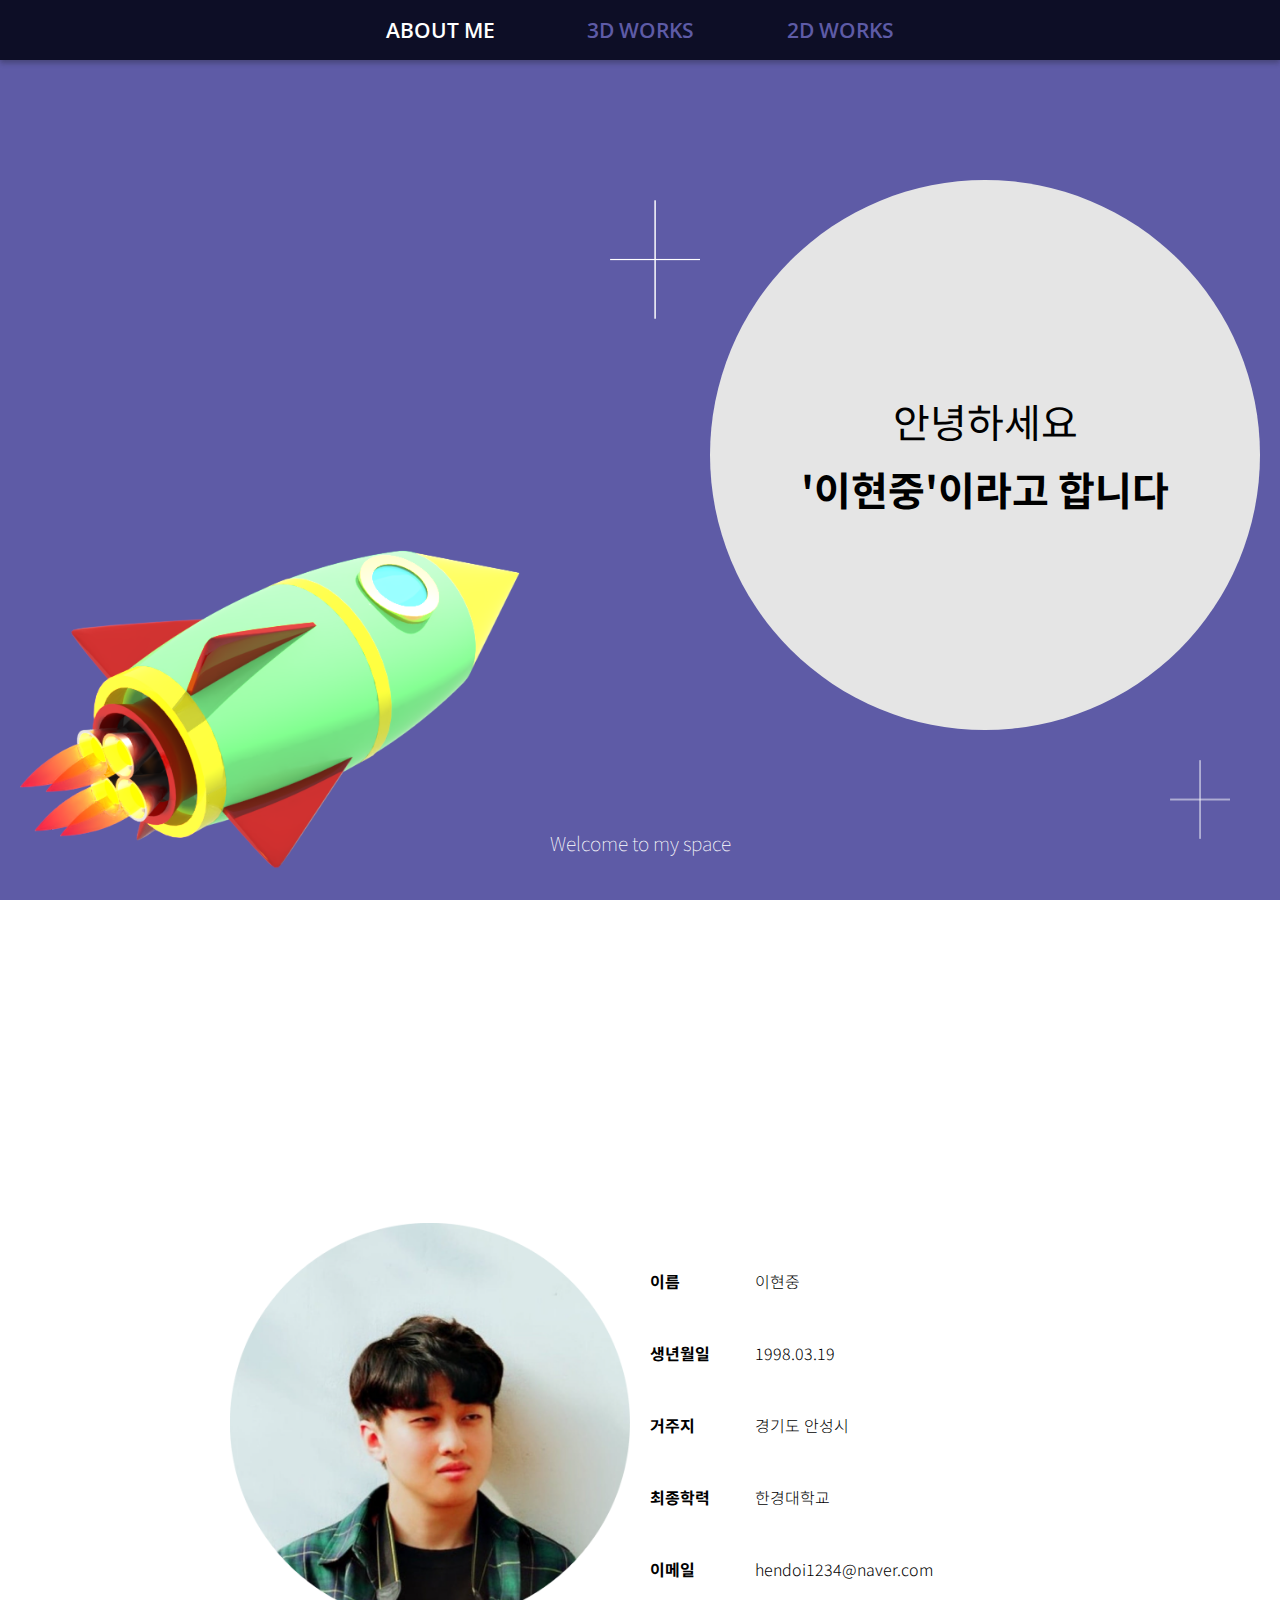
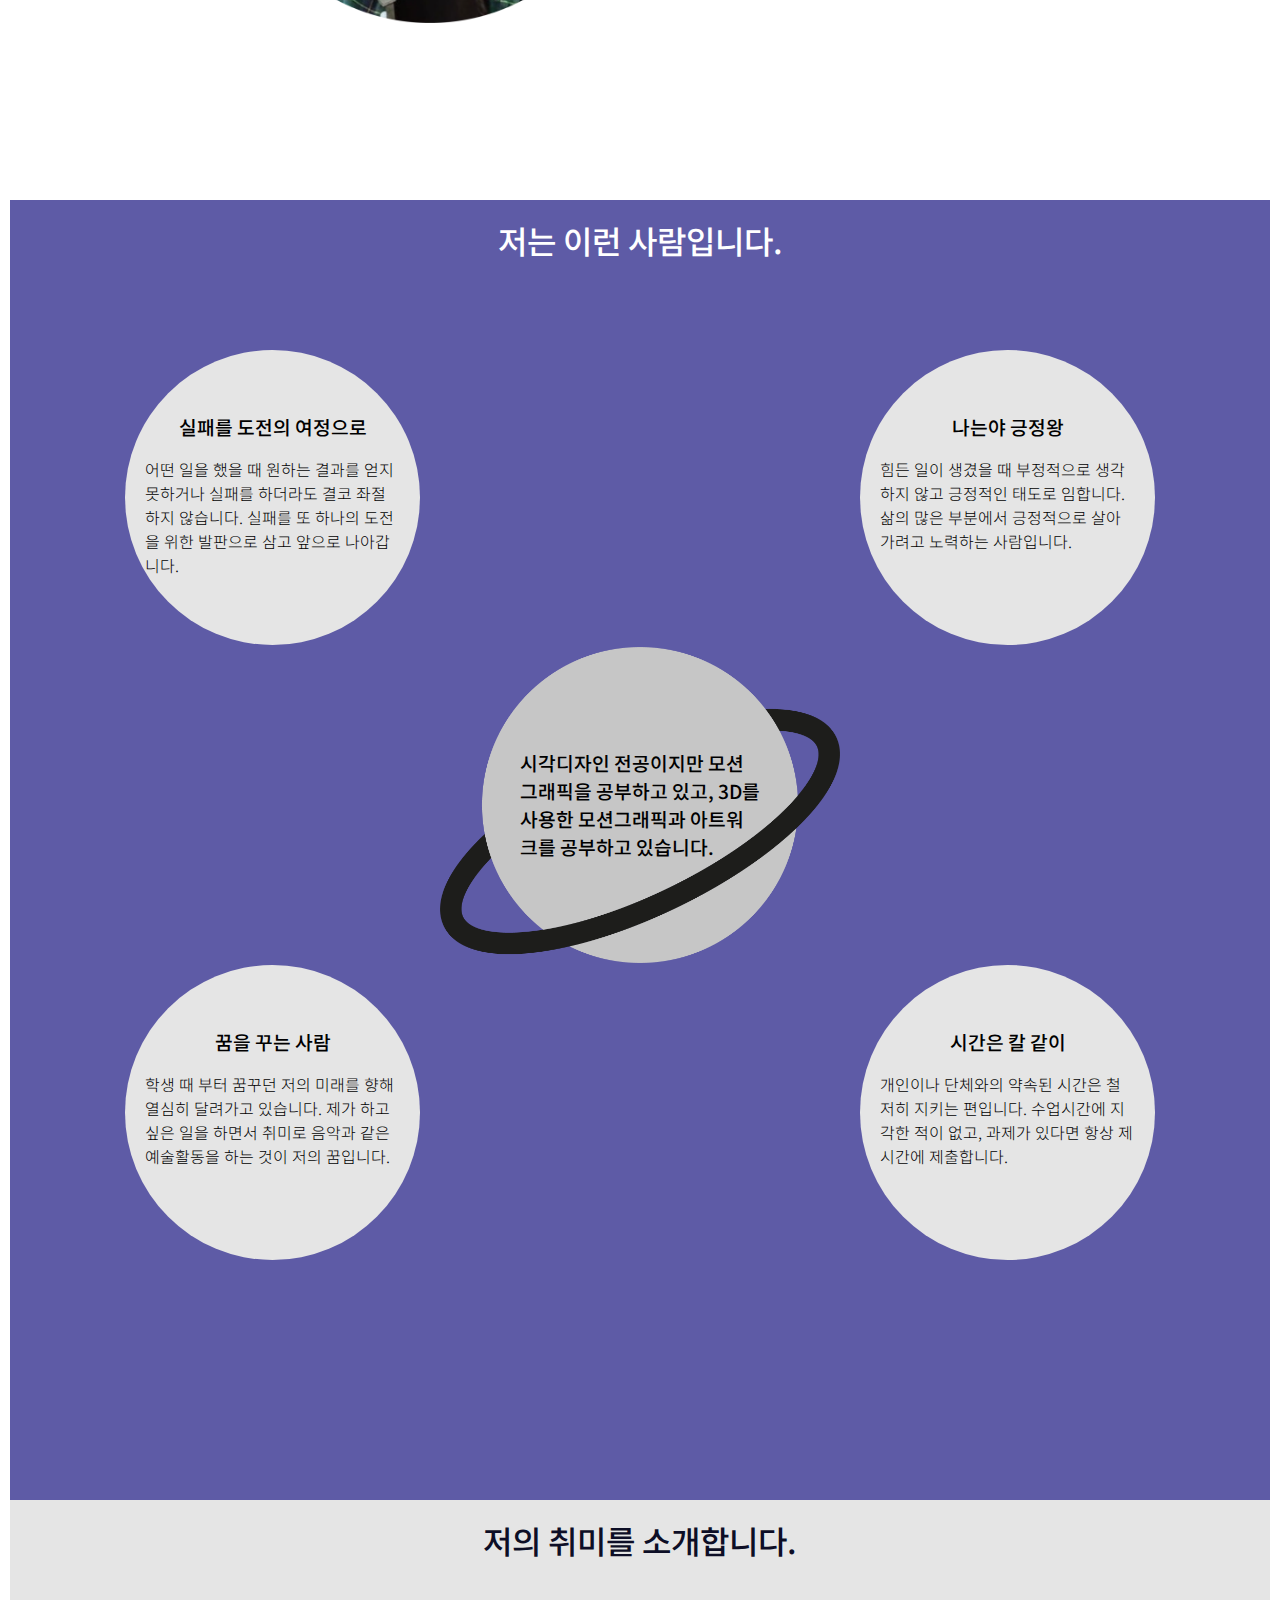
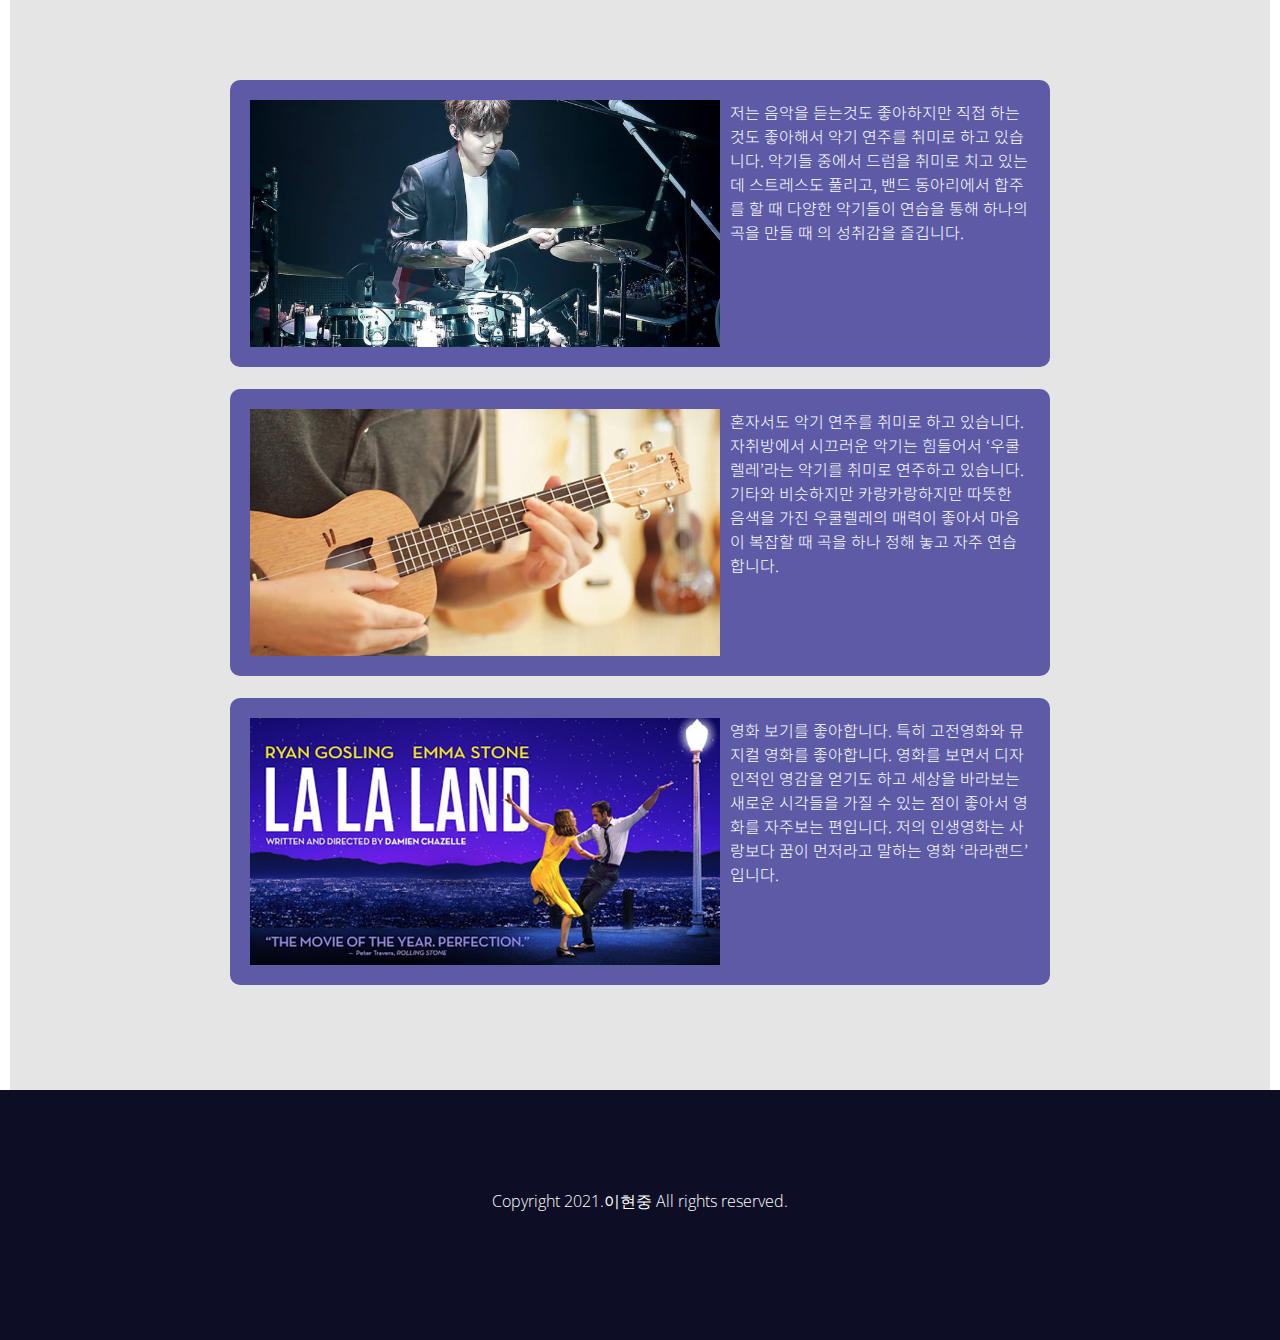
<file: index.html>
<!DOCTYPE html>
<html lang="en">

<head>
    <meta charset="UTF-8">
    <meta http-equiv="X-UA-Compatible" content="IE=edge">
    <meta name="viewport" content="width=device-width, initial-scale=1.0">
    <title>Main</title>
    <link rel="stylesheet" href="style.css">
</head>

<body>
    <header>
        <nav id="menuBar">
            <ul>
                <li id="menu01">ABOUT ME</li>
                <li id="menu02"><a href="3Dlist.html">3D WORKS</a></li>
                <li id="menu03"><a href="2Dlist.html">2D WORKS</a></li>
            </ul>
        </nav>
    </header>
    <div id="contents">
        <div id="content01">
            <div id="content01-1">
                <div id="rocket"><img src="img/rocket.png" style="width: 100%;"></div>
                <div id="moon">
                    <p style="margin: 5px;">안녕하세요</p>
                    <p style="margin: 5px; font-weight: 700;">'이현중'이라고 합니다</p>
                </div>
                <div id="star01">
                    <img src="img/star-01.png" style="width: 45%;">
                </div>
                <div id="star02">
                    <img src="img/star-01.png" style="width: 30%;">
                </div>
                <div id="welcome">
                    <p
                        style="color: white; font-family: 'Noto Sans KR', sans-serif; font-size: 1.2rem; font-weight: 100; position: relative; top: 810px;">
                        Welcome to my space</p>
                </div>
            </div>
        </div>
        <div id="content02">
            <div id="row">
                <div class="col-1"></div>
                <div class="col-1"></div>
                <div class="col-1"></div>
                <div class="col-1"></div>
                <div class="col-1"></div>
                <div class="col-1"></div>
                <div class="col-1"></div>
                <div class="col-1"></div>
                <div class="col-1"></div>
                <div class="col-1"></div>
                <div class="col-1"></div>
                <div class="col-1"></div>
            </div>
            <div id="row1">
                <div class="col-2"></div>
                <div class="col-4">
                    <div id="profile"><img src="img/profile.png" width="100%" height="auto"></div>
                </div>
                <div class="col-1">
                    <div id="profileinfo">
                        <p style="margin: 0px;">이름</p>
                        <br><br>
                        <p style="margin: 0px;">생년월일</p>
                        <br><br>
                        <p style="margin: 0px;">거주지</p>
                        <br><br>
                        <p style="margin: 0px;">최종학력</p>
                        <br><br>
                        <p style="margin: 0px;">이메일</p>
                    </div>
                </div>
                <div class="col-5">
                    <div id="profileinfo2">
                        <p style="margin: 0px;">이현중</p>
                        <br><br>
                        <p style="margin: 0px;">1998.03.19</p>
                        <br><br>
                        <p style="margin: 0px;">경기도 안성시</p>
                        <br><br>
                        <p style="margin: 0px;">한경대학교</p>
                        <br><br>
                        <p style="margin: 0px;">hendoi1234@naver.com</p>
                    </div>
                </div>
            </div>
        </div>
        <div id="content03">
            <div id="row2">
                <div class="col-12">
                    <div id="imtitle">
                        <p
                            style="font-family: 'Noto Sans KR', sans-serif; font-weight: 500; font-size: 2rem; margin: 0px; color: white;">
                            저는 이런
                            사람입니다.</p>
                    </div>
                </div>
            </div>
            <div id="row3">
                <div class="col-1"></div>
                <div class="col-3">
                    <div id="satellite01">
                        <h1
                            style="font-size: 1.2rem;font-family: 'Noto Sans KR', sans-serif;font-weight: 500;position: relative;top: 30px;">
                            실패를 도전의
                            여정으로</h1>
                        <h2
                            style="font-size: 1rem;font-family: 'Noto Sans KR', sans-serif;font-weight: 300;position: relative;top: 20px;">
                            어떤 일을 했을 때 원하는 결과를 얻지 못하거나 실패를 하더라도 결코 좌절하지 않습니다. 실패를 또 하나의 도전을 위한 발판으로 삼고 앞으로 나아갑니다. </h2>
                    </div>
                </div>
                <div class="col-4"></div>
                <div class="col-3">
                    <div id="satellite01">
                        <h1
                            style="font-size: 1.2rem;font-family: 'Noto Sans KR', sans-serif;font-weight: 500;position: relative;top: 30px;">
                            나는야 긍정왕</h1>
                        <h2
                            style="font-size: 1rem;font-family: 'Noto Sans KR', sans-serif;font-weight: 300;position: relative;top: 20px;">
                            힘든 일이 생겼을 때 부정적으로 생각하지 않고 긍정적인 태도로 임합니다. 삶의 많은 부분에서 긍정적으로 살아가려고 노력하는 사람입니다. </h2>
                    </div>
                </div>
                <div class="col-1"></div>
            </div>
            <div id="row4">
                <div class="col-1"></div>
                <div class="col-3">
                </div>
                <div class="col-4">
                    <div id="mainPlanet">
                        <img src="img/mainplanet-01.png" style="width: 400px;">
                        <h1
                            style="font-size: 1.2rem;font-family: 'Noto Sans KR', sans-serif;font-weight: 500;position: absolute;margin: 0;padding: 80px;">
                            시각디자인 전공이지만
                            모션그래픽을 공부하고 있고,
                            3D를 사용한 모션그래픽과
                            아트워크를 공부하고 있습니다.</h1>
                    </div>
                    <div id=""></div>
                </div>
                <div class="col-3">
                </div>
                <div class="col-1"></div>
            </div>
            <div id="row3">
                <div class="col-1"></div>
                <div class="col-3">
                    <div id="satellite01">
                        <h1
                            style="font-size: 1.2rem;font-family: 'Noto Sans KR', sans-serif;font-weight: 500;position: relative;top: 30px;">
                            꿈을 꾸는 사람</h1>
                        <h2
                            style="font-size: 1rem;font-family: 'Noto Sans KR', sans-serif;font-weight: 300;position: relative;top: 20px;">
                            학생 때 부터 꿈꾸던 저의 미래를 향해 열심히 달려가고 있습니다. 제가 하고 싶은 일을 하면서 취미로 음악과 같은 예술활동을 하는 것이 저의 꿈입니다. </h2>
                    </div>
                </div>
                <div class="col-4"></div>
                <div class="col-3">
                    <div id="satellite01">
                        <h1
                            style="font-size: 1.2rem;font-family: 'Noto Sans KR', sans-serif;font-weight: 500;position: relative;top: 30px;">
                            시간은 칼 같이</h1>
                        <h2
                            style="font-size: 1rem;font-family: 'Noto Sans KR', sans-serif;font-weight: 300;position: relative;top: 20px;">
                            개인이나 단체와의 약속된 시간은 철저히 지키는 편입니다. 수업시간에 지각한 적이 없고, 과제가 있다면 항상 제시간에 제출합니다. </h2>
                    </div>
                </div>
                <div class="col-1"></div>
            </div>
        </div>
        <div id="content04">
            <div id="row5">
                <div class="col-12">
                    <div id="myhobby">
                        <p
                            style="font-family: 'Noto Sans KR', sans-serif; font-weight: 500; font-size: 2rem; margin: 0px; color: #0d0e26;">
                            저의 취미를 소개합니다.</p>
                    </div>
                </div>
            </div>
            <div id="row6">
                <div class="col-2"></div>
                <div class="col-8">
                    <div id="hobbyBox">
                        <div class="box">
                            <img src="img/drum.jpg" style="height: 100%;">
                            <p
                                style="margin-left: 10px; margin-top: 0px;font-family: 'Noto Sans KR', sans-serif; font-weight: 300;font-size: 1rem;color: white;">
                                저는 음악을 듣는것도 좋아하지만 직접
                                하는것도 좋아해서 악기 연주를 취미로
                                하고 있습니다. 악기들 중에서 드럼을
                                취미로 치고 있는데 스트레스도 풀리고,
                                밴드 동아리에서 합주를 할 때 다양한
                                악기들이 연습을 통해 하나의 곡을 만들 때
                                의 성취감을 즐깁니다.</p>
                        </div>
                        <div class="box">
                            <img src="img/ukul.png" style="height: 100%;">
                            <p
                                style="margin-left: 10px; margin-top: 0px;font-family: 'Noto Sans KR', sans-serif; font-weight: 300;font-size: 1rem;color: white;">
                                혼자서도 악기 연주를 취미로 하고
                                있습니다. 자취방에서 시끄러운 악기는
                                힘들어서 ‘우쿨렐레’라는 악기를 취미로
                                연주하고 있습니다. 기타와 비슷하지만
                                카랑카랑하지만 따뜻한 음색을 가진
                                우쿨렐레의 매력이 좋아서 마음이 복잡할
                                때 곡을 하나 정해 놓고 자주 연습합니다.</p>
                        </div>
                        <div class="box">
                            <img src="img/lalaland.png" style="height: 100%;">
                            <p
                                style="margin-left: 10px; margin-top: 0px;font-family: 'Noto Sans KR', sans-serif; font-weight: 300;font-size: 1rem;color: white;">
                                영화 보기를 좋아합니다. 특히 고전영화와
                                뮤지컬 영화를 좋아합니다. 영화를 보면서
                                디자인적인 영감을 얻기도 하고 세상을
                                바라보는 새로운 시각들을 가질 수 있는
                                점이 좋아서 영화를 자주보는 편입니다.
                                저의 인생영화는 사랑보다 꿈이 먼저라고
                                말하는 영화 ‘라라랜드’ 입니다.</p>
                        </div>
                    </div>
                </div>
                <div class="col-2"></div>
            </div>
        </div>
        <footer>Copyright 2021.이현중 All rights reserved.</footer>
</body>

</html>
</file>
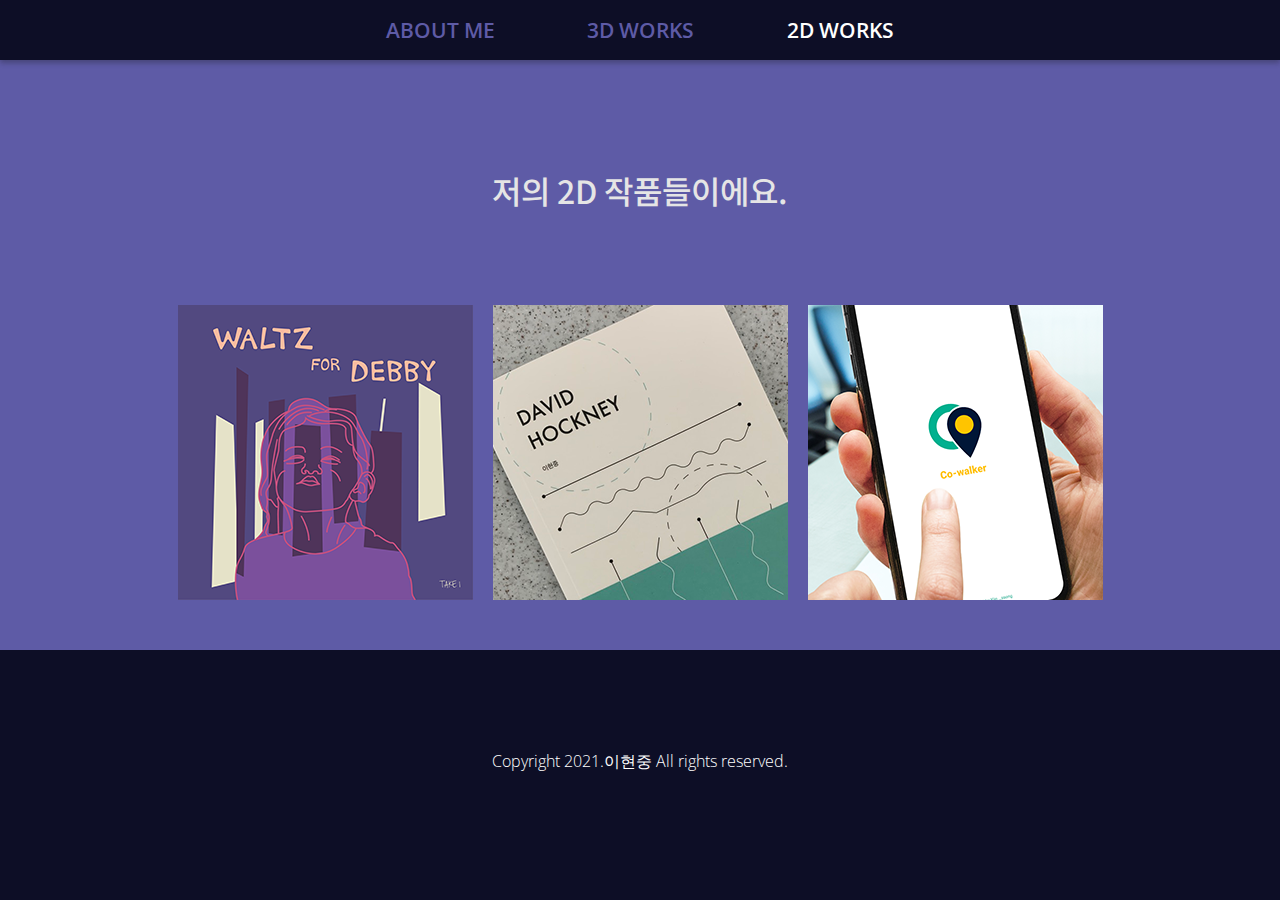
<file: 2Dlist.html>
<!DOCTYPE html>
<html lang="en">

<head>
    <meta charset="UTF-8">
    <meta name="viewport" content="width=device-width, initial-scale=1.0">
    <title>Main</title>
    <link rel="stylesheet" href="2Dlist.css">

</head>

<body>
    <header>
        <nav id="menuBar">
            <ul>
                <li id="menu01"><a href="index.html">ABOUT ME</a></li>
                <li id="menu02"><a href="3Dlist.html">3D WORKS</a></li>
                <li id="menu03">2D WORKS</li>
            </ul>
        </nav>
    </header>
    <div id="contents">
        <div id="listbox">
            <div id="row1">
                <div class="col-12">
                    <div id="title">
                        <p
                            style="font-family: 'Noto Sans KR', sans-serif; font-weight: 500; font-size: 2rem; margin: 0px; color: #e5e5e5">
                            저의 2D 작품들이에요.</p>
                    </div>
                </div>
            </div>
            <div id="row2">
                <div class="col-3">
                    <div class="box">
                        <a href="album.html">
                            <img src="img/album.png">
                            <div id="click">
                                <p
                                    style="text-align: center;margin-top: 0px;font-family: 'Open Sans', sans-serif; font-size: 1.2rem; font-weight: 600;color: black;margin-bottom: 10px;">
                                    Waltz for Debby
                                </p>
                            </div>
                        </a>

                    </div>
                </div>
                <div class="col-3">
                    <div class="box">

                        <a href="book.html">
                            <img src="img/book.png">
                            <div id="click2">
                                <p
                                    style="text-align: center;margin-top: 0px;font-family: 'Open Sans', sans-serif; font-size: 1.2rem; font-weight: 600;color: black;margin-bottom: 10px;">
                                    David Hockney
                                </p>
                            </div>
                        </a>
                    </div>
                </div>
                <div class="col-3">
                    <div class="box">

                        <a href="bx.html">
                            <img src="img/bx.png">
                            <div id="click3">
                                <p
                                    style="text-align: center;margin-top: 0px;font-family: 'Open Sans', sans-serif; font-size: 1.2rem; font-weight: 600;color: black;margin-bottom: 10px;">
                                    COWALKER
                                </p>
                            </div>
                        </a>
                    </div>
                </div>

            </div>
        </div>
        <footer>Copyright 2021.이현중 All rights reserved.</footer>
    </div>

</body>

</html>
</file>
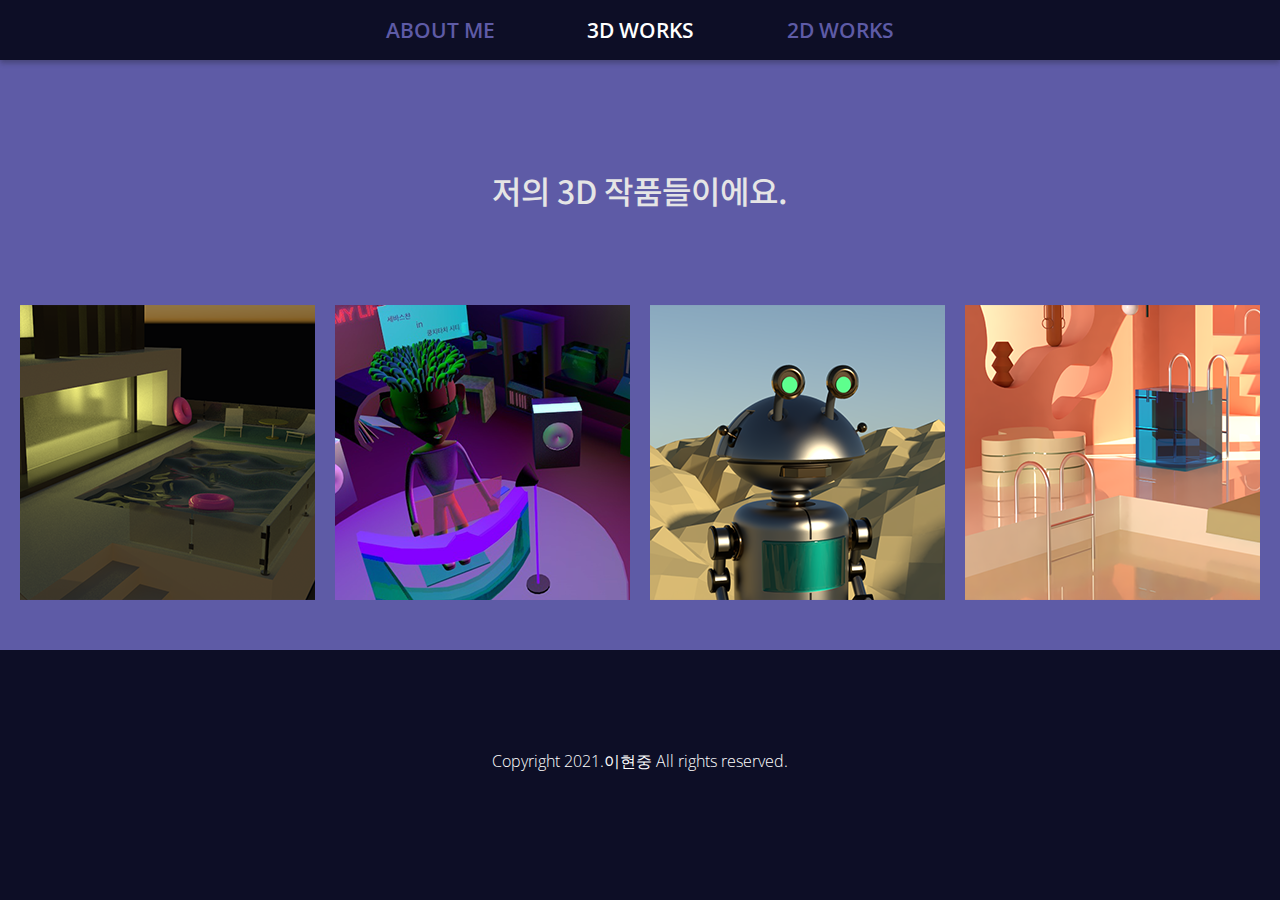
<file: 3Dlist.html>
<!DOCTYPE html>
<html lang="en">

<head>
    <meta charset="UTF-8">
    <meta name="viewport" content="width=device-width, initial-scale=1.0">
    <title>Main</title>
    <link rel="stylesheet" href="3Dlist.css">

</head>

<body>
    <header>
        <nav id="menuBar">
            <ul>
                <li id="menu01"><a href="index.html">ABOUT ME</a></li>
                <li id="menu02">3D WORKS</li>
                <li id="menu03"><a href="2Dlist.html">2D WORKS</a></li>
            </ul>
        </nav>
    </header>
    <div id="contents">
        <div id="listbox">
            <div id="row1">
                <div class="col-12">
                    <div id="title">
                        <p
                            style="font-family: 'Noto Sans KR', sans-serif; font-weight: 500; font-size: 2rem; margin: 0px; color: #e5e5e5">
                            저의 3D 작품들이에요.</p>
                    </div>
                </div>
            </div>
            <div id="row2">
                <div class="col-3">
                    <div class="box">
                        <a href="modernhouse.html">
                            <img src="img/modern.png">
                            <div id="click">
                                <p
                                    style="text-align: center;margin-top: 0px;font-family: 'Open Sans', sans-serif; font-size: 1.2rem; font-weight: 600;color: black;margin-bottom: 10px;">
                                    Modern House
                                </p>
                            </div>
                        </a>

                    </div>
                </div>
                <div class="col-3">
                    <div class="box">

                        <a href="sebastian.html">
                            <img src="img/neon.png">
                            <div id="click2">
                                <p
                                    style="text-align: center;margin-top: 0px;font-family: 'Open Sans', sans-serif; font-size: 1.2rem; font-weight: 600;color: black;margin-bottom: 10px;">
                                    Sebastian
                                </p>
                            </div>
                        </a>
                    </div>
                </div>
                <div class="col-3">
                    <div class="box">

                        <a href="robot.html">
                            <img src="img/robot.png">
                            <div id="click3">
                                <p
                                    style="text-align: center;margin-top: 0px;font-family: 'Open Sans', sans-serif; font-size: 1.2rem; font-weight: 600;color: black;margin-bottom: 10px;">
                                    Pet Robot
                                </p>
                            </div>
                        </a>
                    </div>
                </div>
                <div class="col-3">
                    <div class="box">

                        <a href="pool.html">
                            <img src="img/pool.png">
                            <div id="click4">
                                <p
                                    style="text-align: center;margin-top: 0px;font-family: 'Open Sans', sans-serif; font-size: 1.2rem; font-weight: 600;color: black;margin-bottom: 10px;">
                                    Pool
                                </p>
                            </div>
                        </a>
                    </div>
                </div>
            </div>
        </div>
        <footer>Copyright 2021.이현중 All rights reserved.</footer>
    </div>

</body>

</html>
</file>
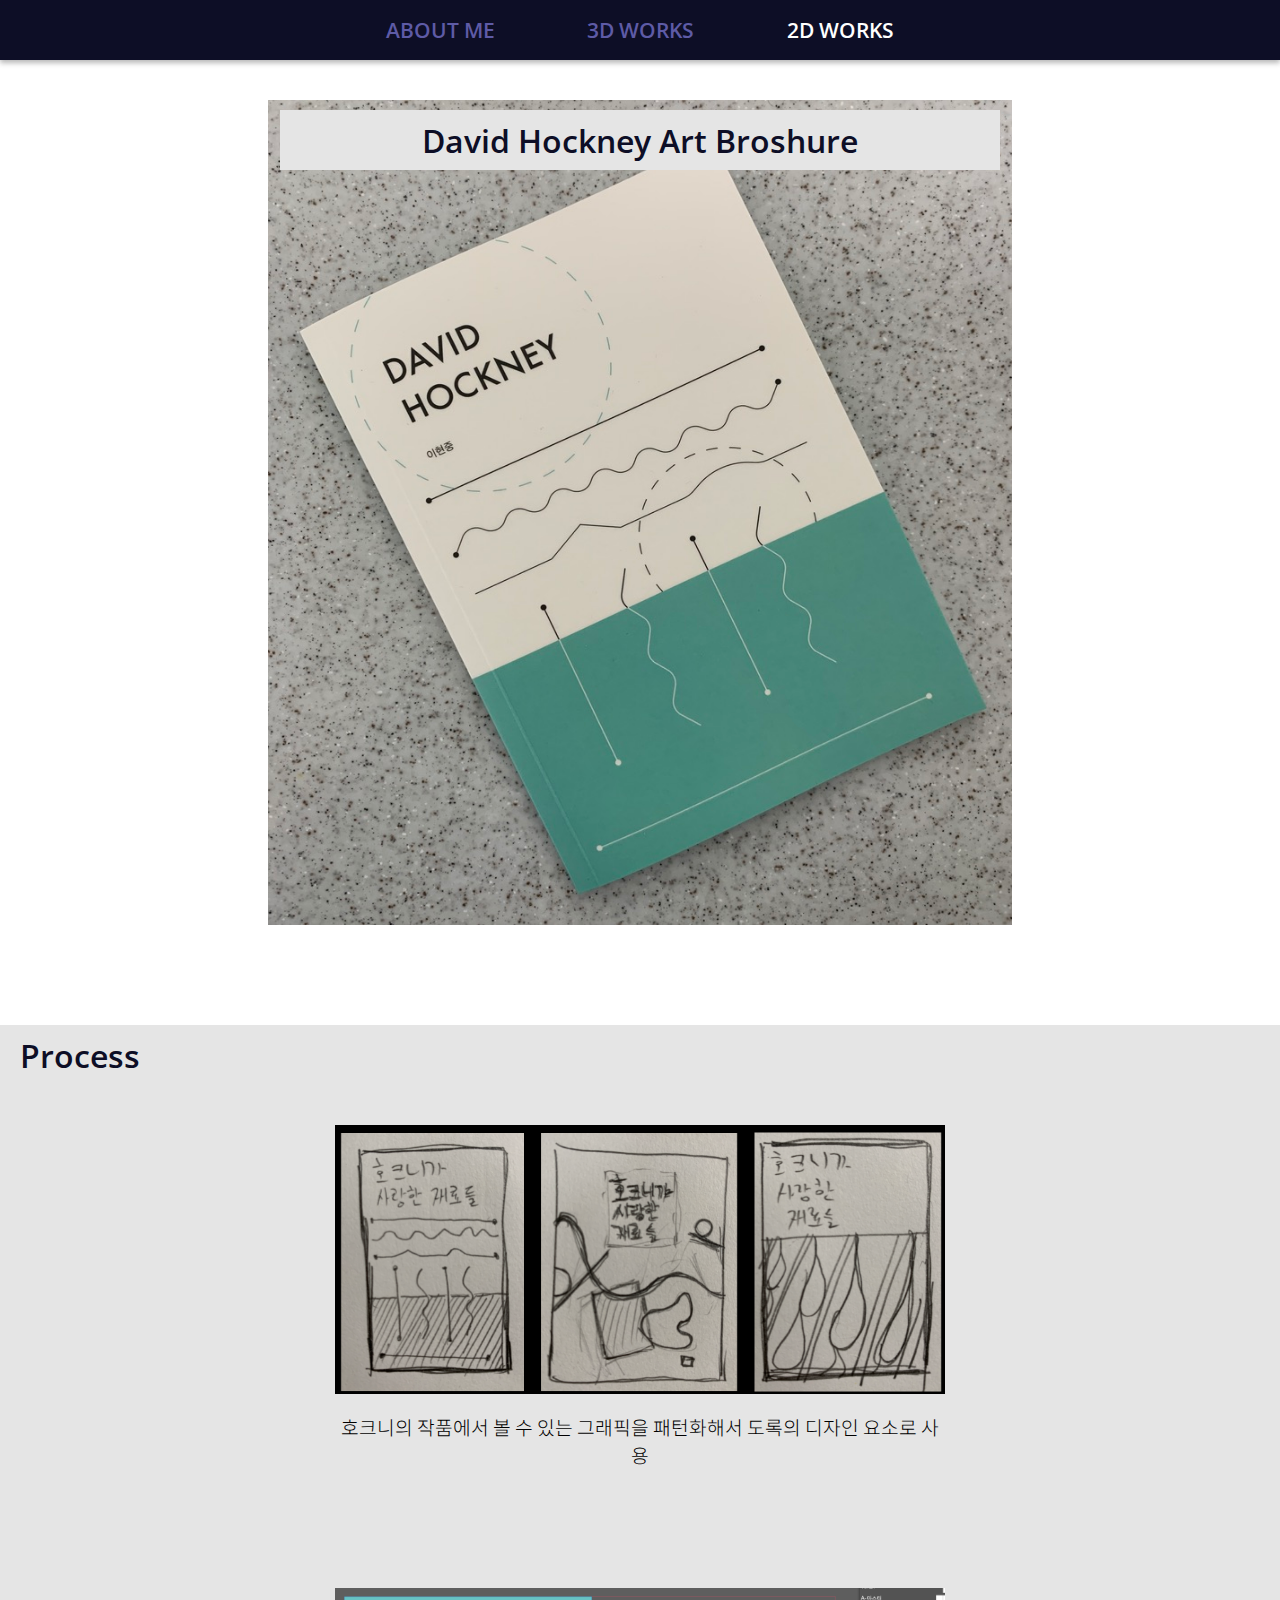
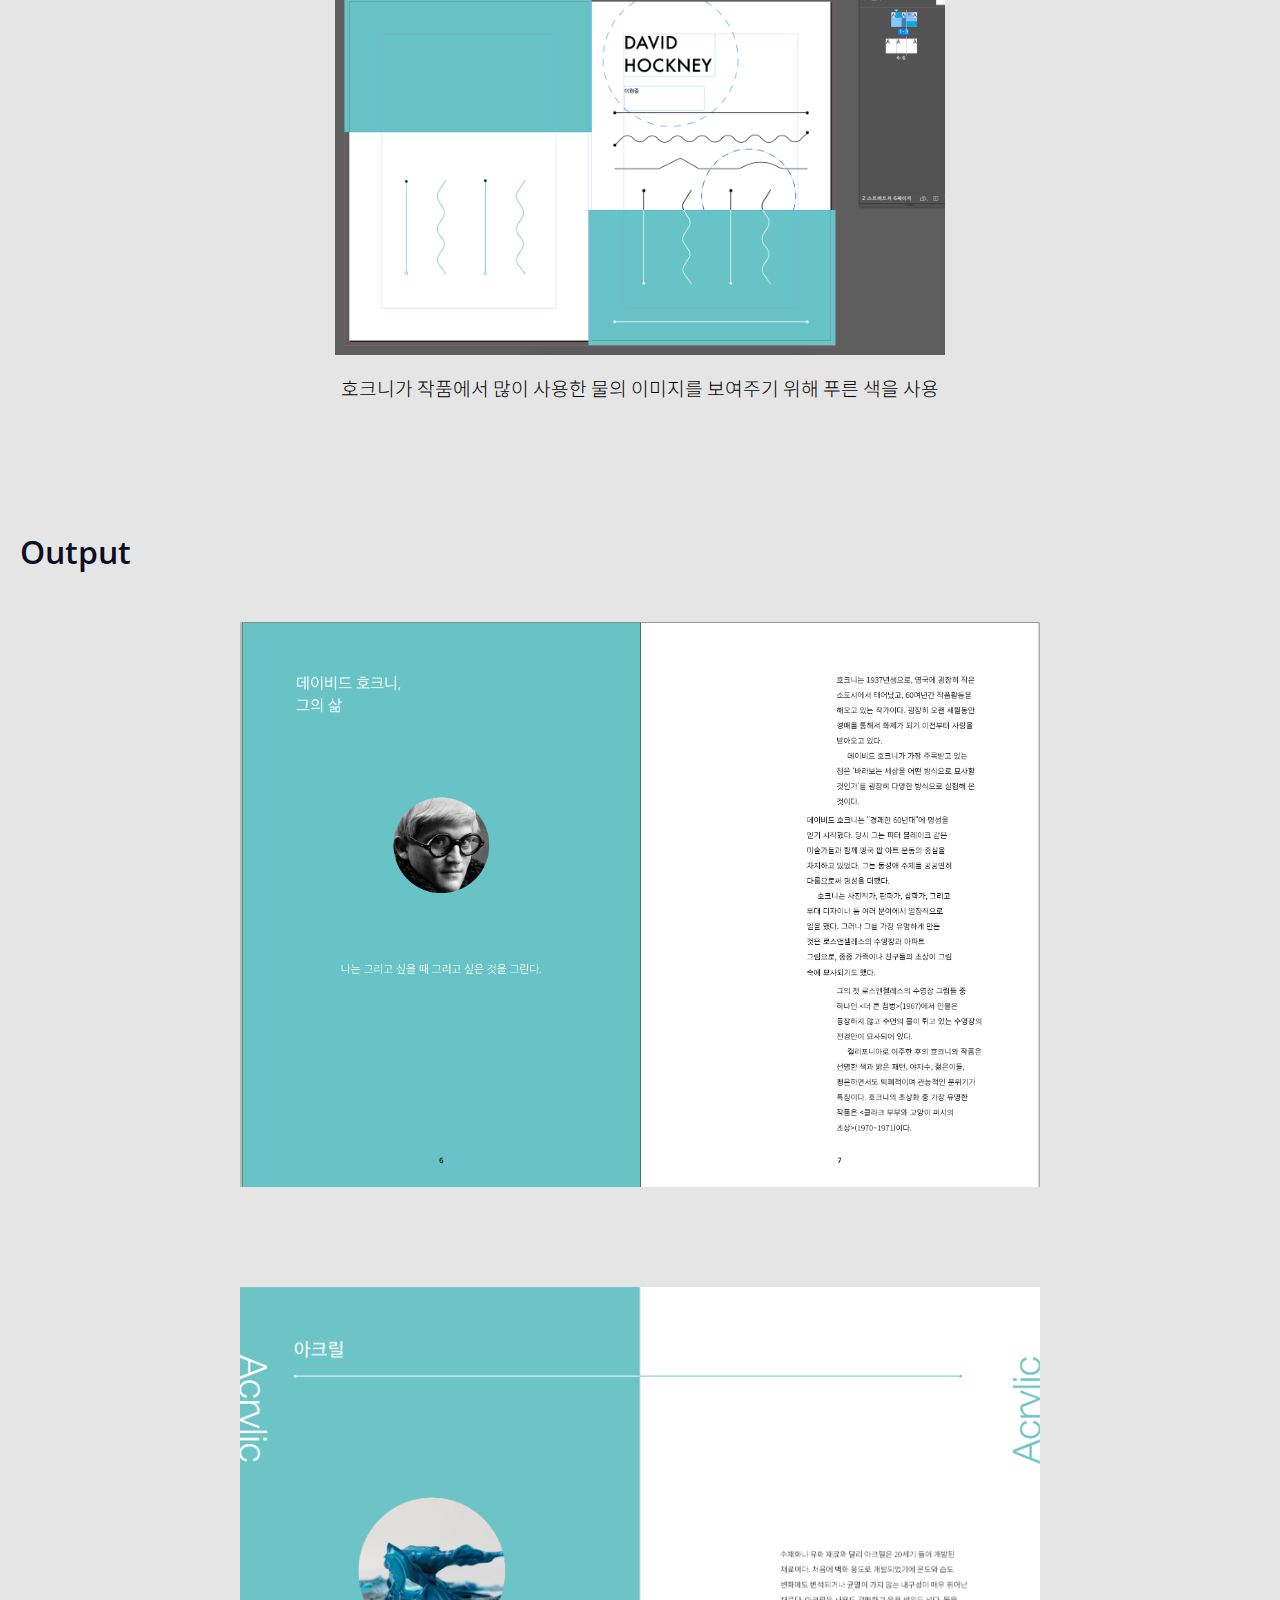
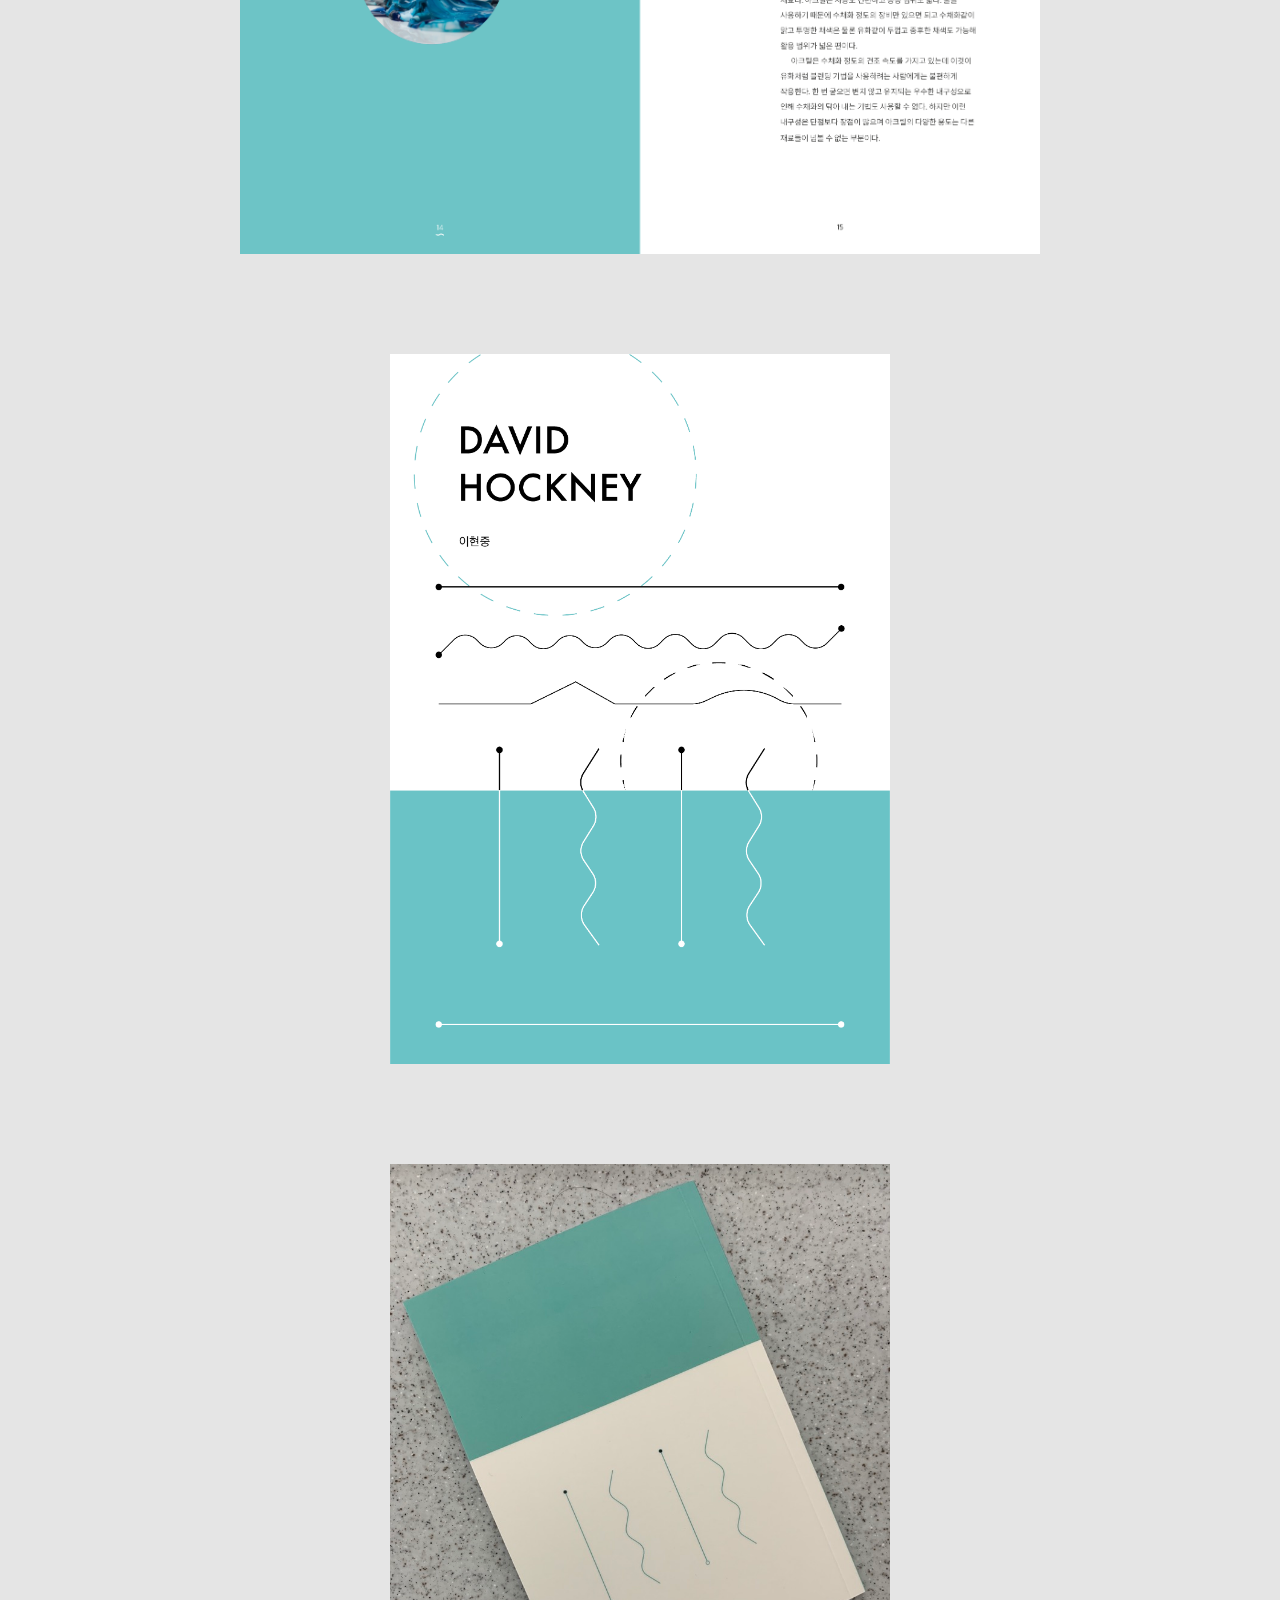
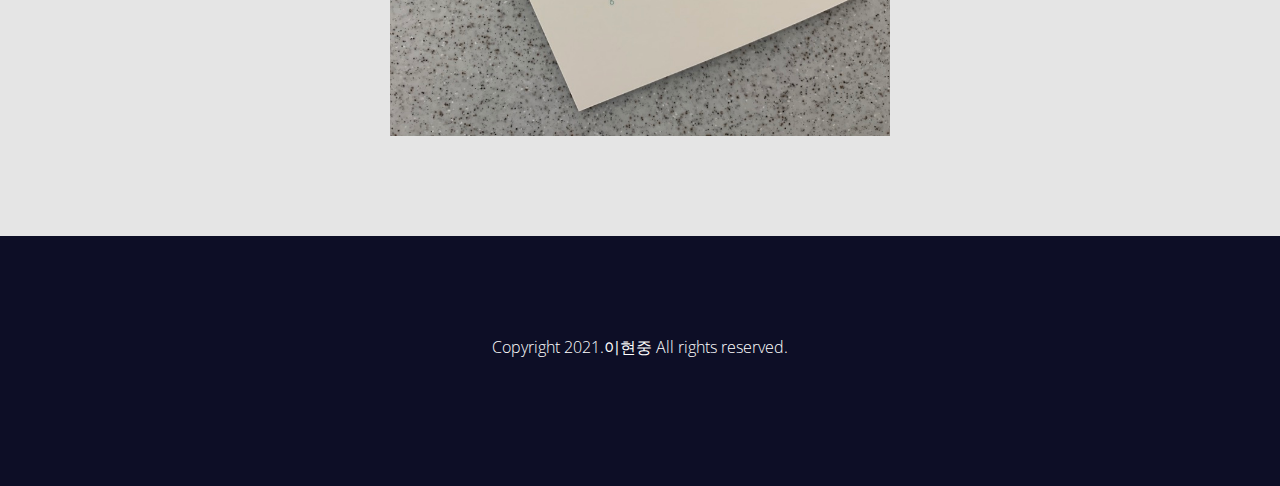
<file: book.html>
<!DOCTYPE html>
<html lang="en">

<head>
    <meta charset="UTF-8">
    <meta name="viewport" content="width=device-width, initial-scale=1.0">
    <title>David Hockney</title>
    <link rel="stylesheet" href="book.css">
</head>

<body>
    <header>
        <nav id="menuBar">
            <ul>
                <li id="menu01"><a href="index.html">ABOUT ME</a></li>
                <li id="menu02"><a href="3Dlist.html">3D WORKS</a></li>
                <li id="menu03"><a href="2Dlist.html">2D WORKS</a></li>
            </ul>
        </nav>
    </header>

    <div id="contents">
        <div id="title">David Hockney Art Broshure</div>
        <div id="content01">
            <img src="img/bookmain.jpeg" style="width: 60%;">

        </div>
        <div id="content02">
            <div id="content02-1">
                <div id="category01">Process</div>
                <div id="process01" style="margin-top: 100px; display: flex; flex-direction: column;">
                    <img src="img/bookprocess2.png" style="width: 610px">
                    <p
                        style="text-align:center;width: 610px; font-family: 'Noto Sans KR', sans-serif; font-size: 1.2rem;font-weight: 300;">
                        호크니의 작품에서 볼 수 있는 그래픽을 패턴화해서 도록의 디자인 요소로 사용</p>
                </div>
                <div id="process01" style="margin-top: 100px; display: flex; flex-direction: column;">
                    <img src="img/bookprocess1.png" style="width: 610px">
                    <p
                        style="text-align:center;width: 610px; font-family: 'Noto Sans KR', sans-serif; font-size: 1.2rem;font-weight: 300;">
                        호크니가 작품에서 많이 사용한 물의 이미지를 보여주기 위해 푸른 색을 사용</p>
                </div>

            </div>
        </div>
        <div id="content03">
            <div id="content03-1">
                <div id="category01">Output</div>
                <div id="process01" style="margin-top: 100px; display: flex; flex-direction: column;">
                    <img src="img/bookoutput.png" style="width: 800px">

                </div>
                <div id="process01" style="margin-top: 100px; display: flex; flex-direction: column;">
                    <img src="img/bookoutput2.png" style="width: 800px">

                </div>
                <div id="process01" style="margin-top: 100px; display: flex; flex-direction: column;">
                    <img src="img/bookoutput3.png" style="width: 500px">

                </div>
                <div id="process01" style="margin-top: 100px; display: flex; flex-direction: column;">
                    <img src="img/bookoutput4.jpeg" style="width: 500px">

                </div>
            </div>
        </div>

        <footer>Copyright 2021.이현중 All rights reserved.</footer>
</body>

</html>
</file>
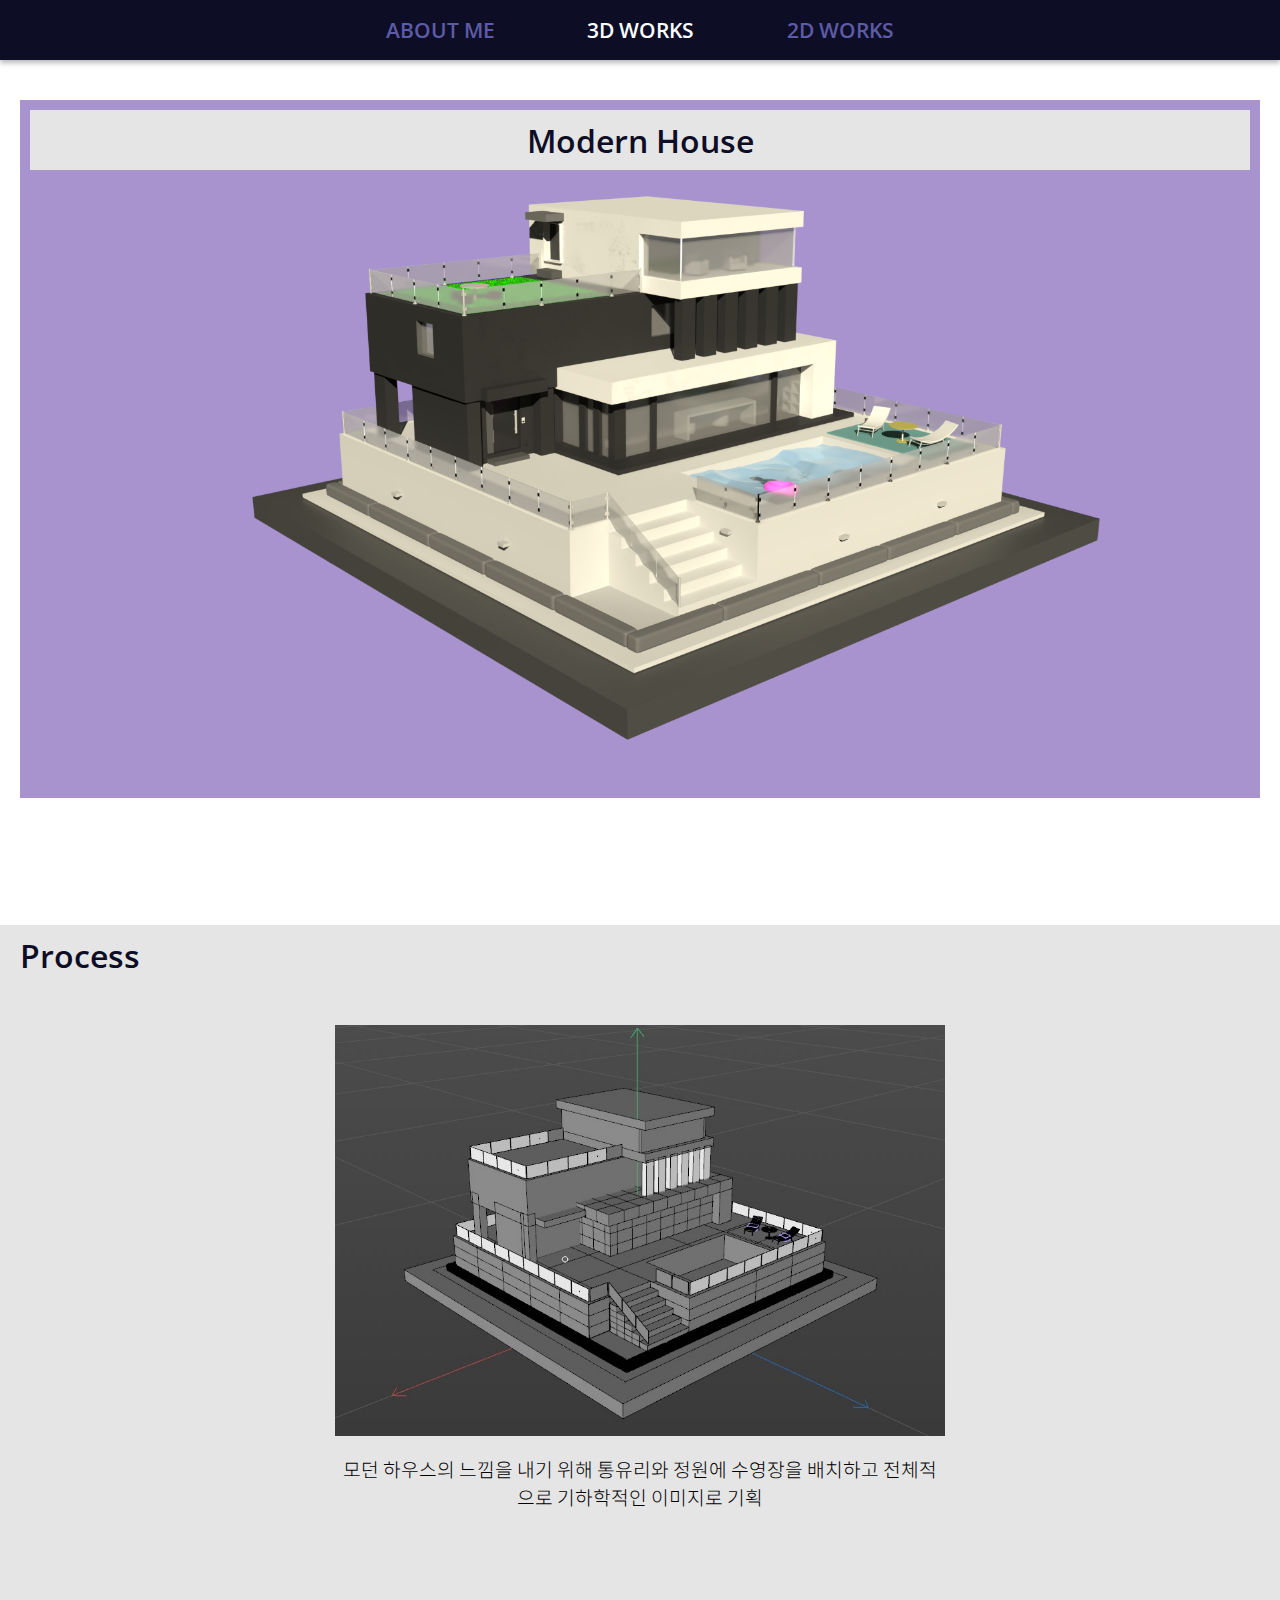
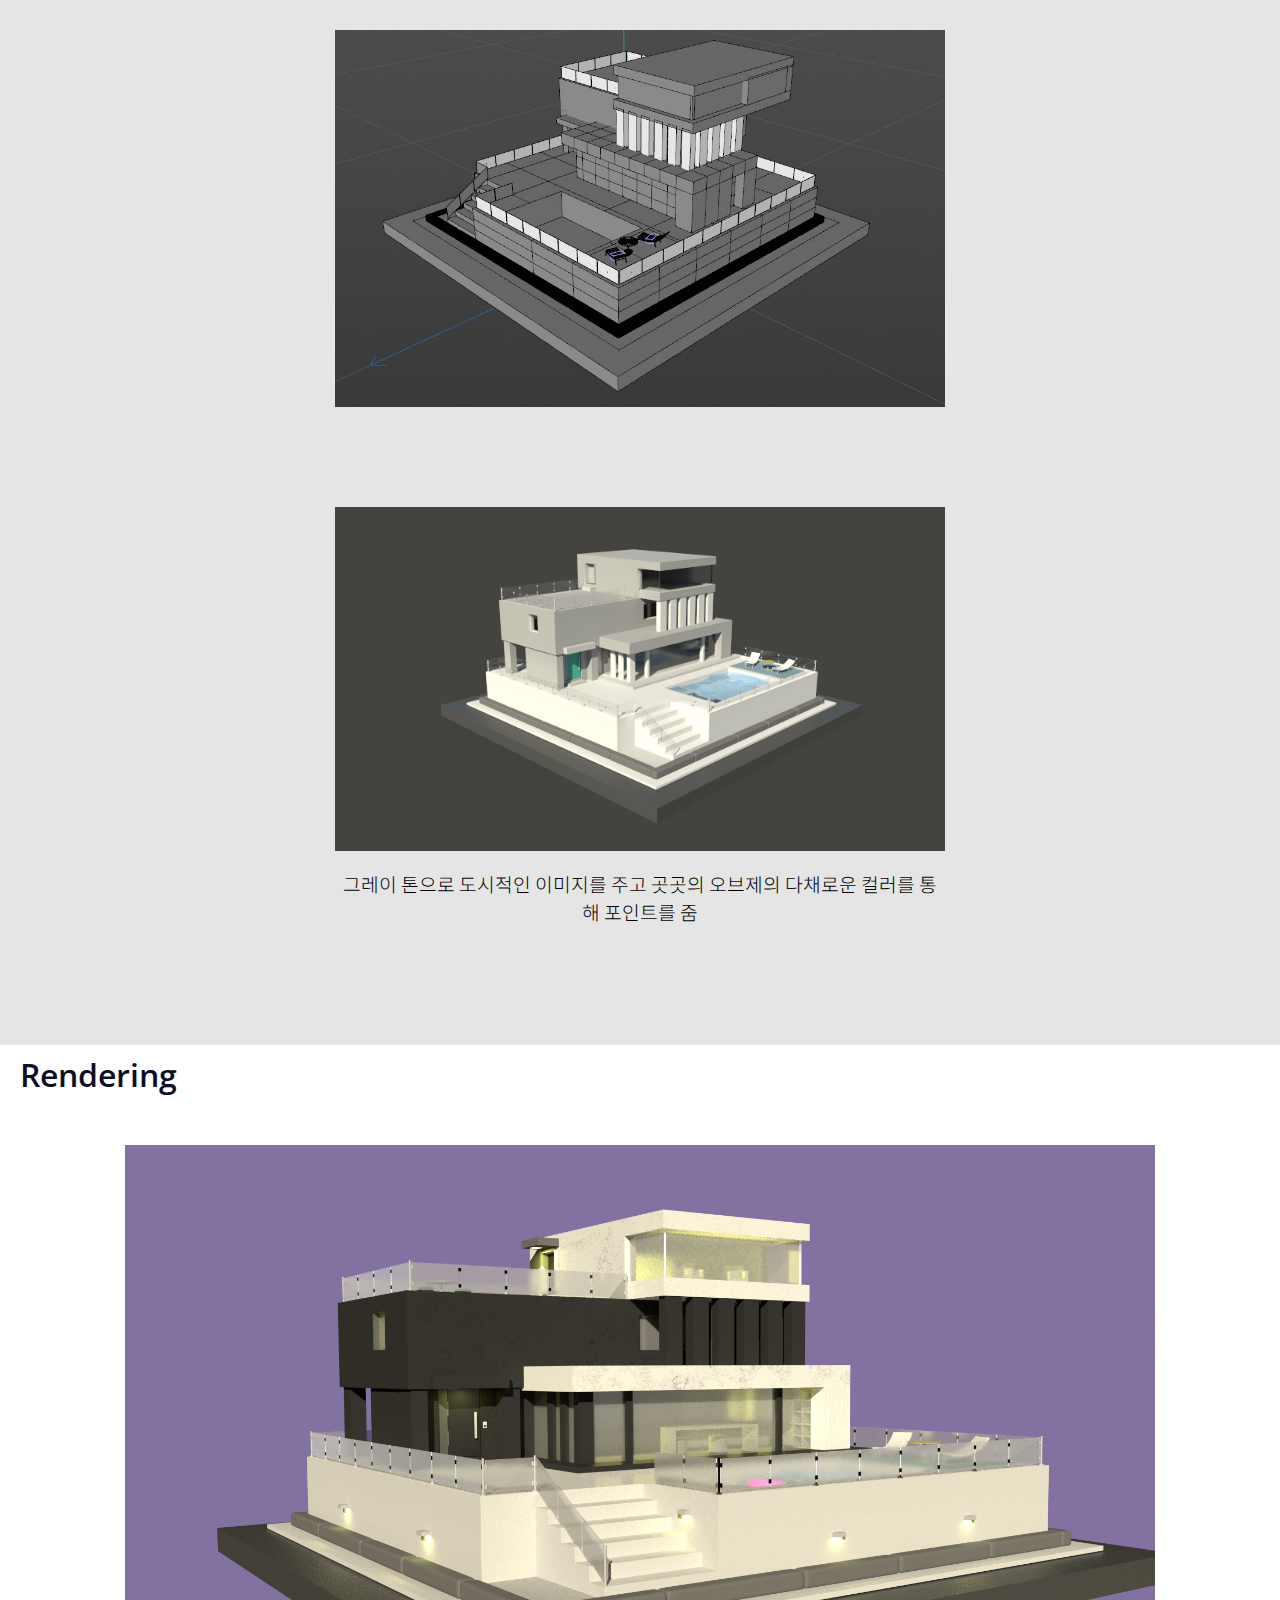
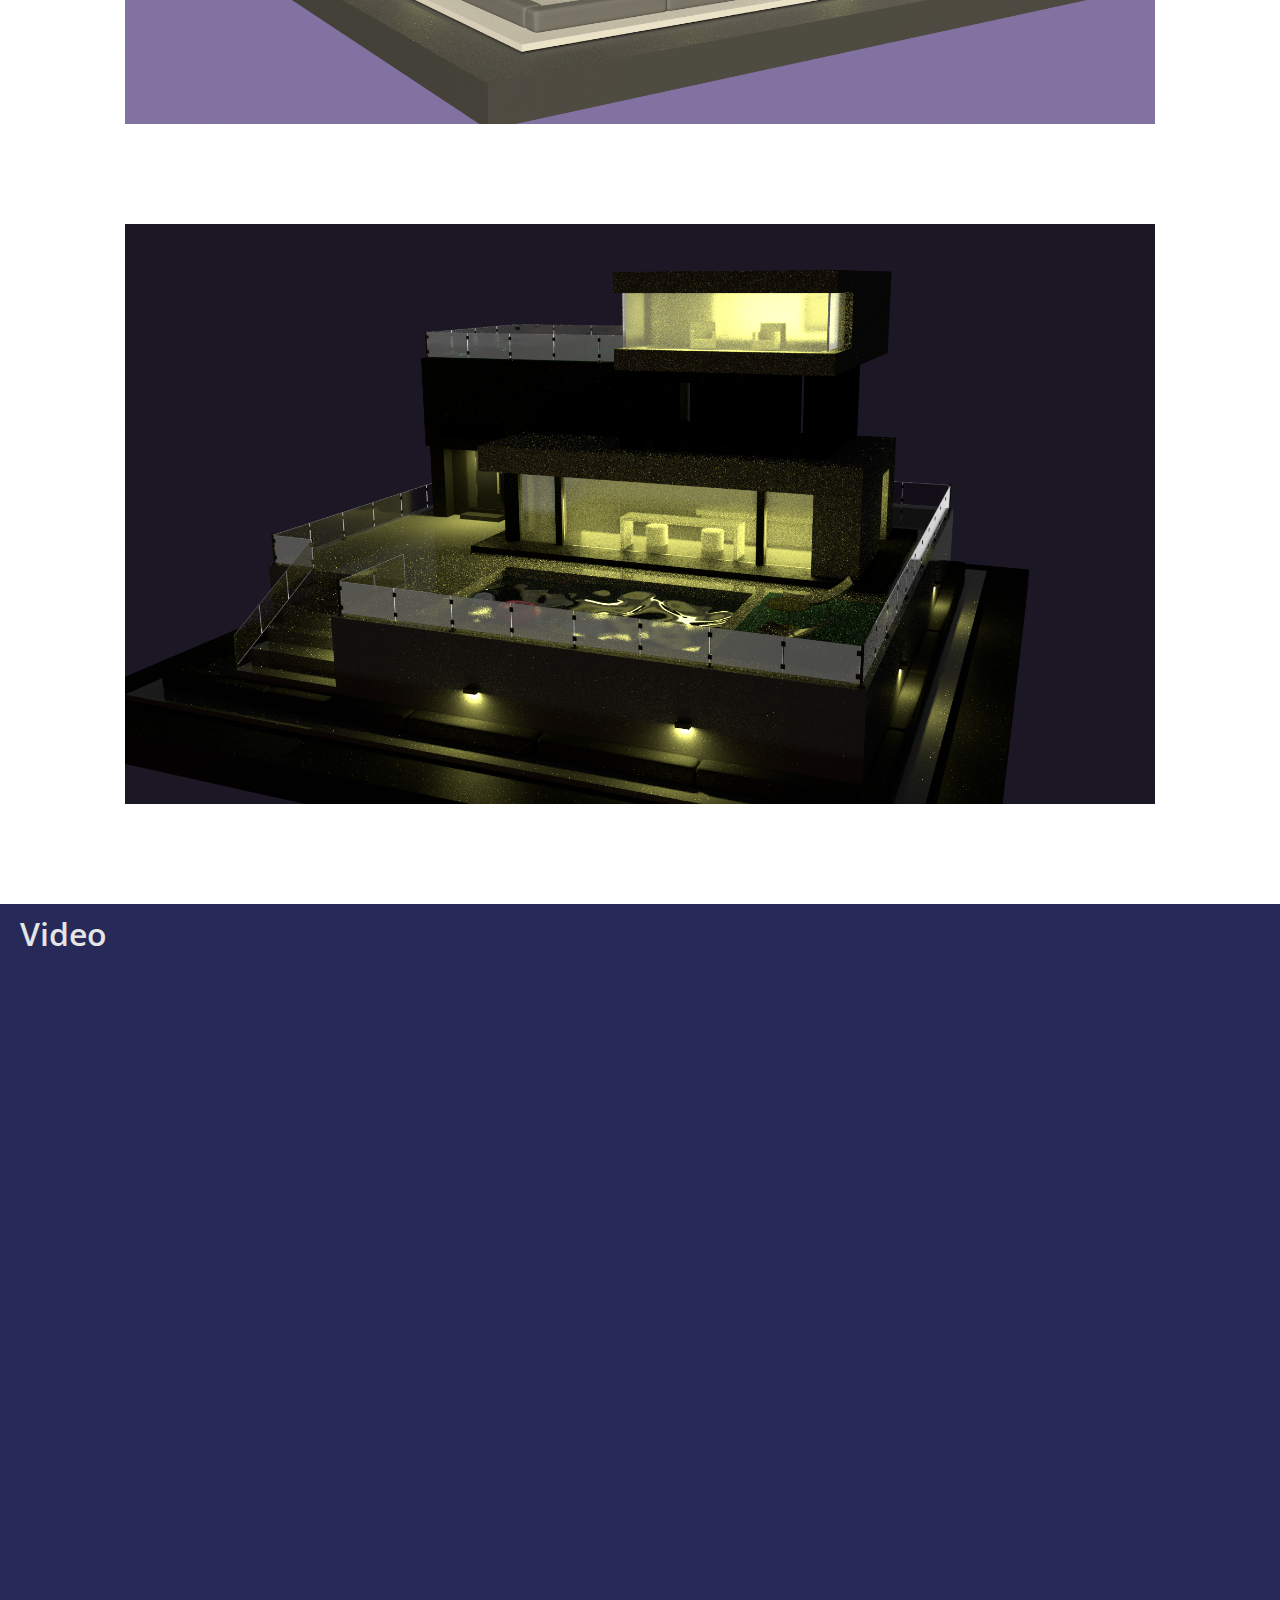
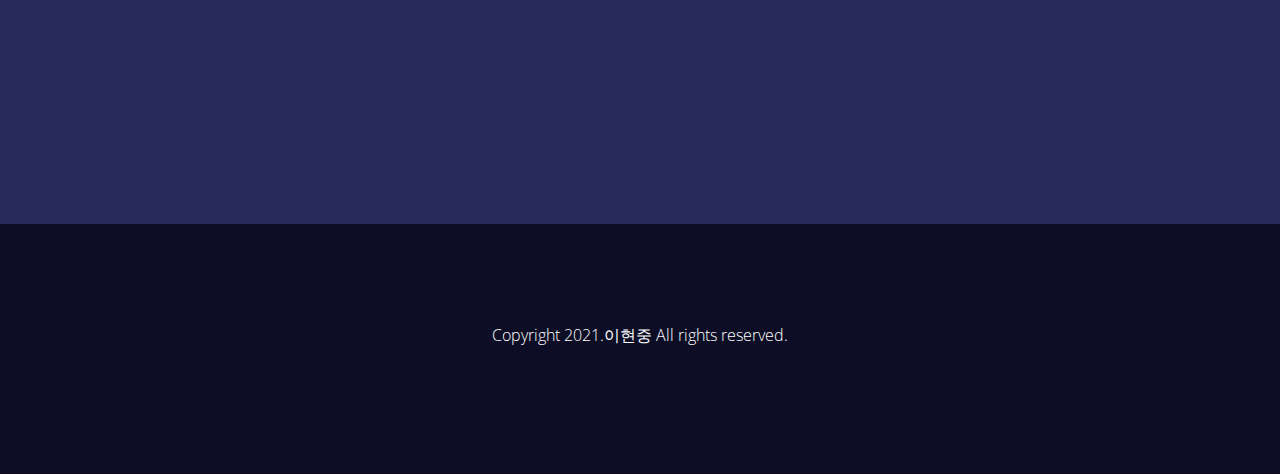
<file: modernhouse.html>
<!DOCTYPE html>
<html lang="en">

<head>
    <meta charset="UTF-8">
    <meta name="viewport" content="width=device-width, initial-scale=1.0">
    <title>Modern House</title>
    <link rel="stylesheet" href="modernhouse.css">
</head>

<body>
    <header>
        <nav id="menuBar">
            <ul>
                <li id="menu01"><a href="index.html">ABOUT ME</a></li>
                <li id="menu02"><a href="3Dlist.html">3D WORKS</a></li>
                <li id="menu03"><a href="2Dlist.html">2D WORKS</a></li>
            </ul>
        </nav>
    </header>

    <div id="contents">
        <div id="title">Modern House</div>
        <div id="content01">
            <img src="img/house01.png" style="width: 100%;">

        </div>
        <div id="content02">
            <div id="content02-1">
                <div id="category01">Process</div>
                <div id="process01" style="margin-top: 100px; display: flex; flex-direction: column;">
                    <img src="img/process1.jpg" style="width: 610px">
                    <p
                        style="text-align:center;width: 610px; font-family: 'Noto Sans KR', sans-serif; font-size: 1.2rem;font-weight: 300;">
                        모던 하우스의
                        느낌을 내기 위해 통유리와 정원에 수영장을 배치하고
                        전체적으로 기하학적인 이미지로 기획</p>
                </div>
                <div id="process01" style="margin-top: 100px; display: flex; flex-direction: column;">
                    <img src="img/process2.jpg" style="width: 610px">

                </div>
                <div id="process01" style="margin-top: 100px; display: flex; flex-direction: column;">
                    <img src="img/process3.png" style="width: 610px">
                    <p
                        style="text-align:center;width: 610px; font-family: 'Noto Sans KR', sans-serif; font-size: 1.2rem;font-weight: 300;">
                        그레이 톤으로 도시적인 이미지를 주고 곳곳의 오브제의 다채로운 컬러를 통해 포인트를 줌</p>
                </div>
            </div>
        </div>
        <div id="content03">
            <div id="content03-1">
                <div id="category01">Rendering</div>
                <div id="process01" style="margin-top: 100px; display: flex; flex-direction: column;">
                    <img src="img/house2.png" style="width: 1030px">

                </div>
                <div id="process01" style="margin-top: 100px; display: flex; flex-direction: column;">
                    <img src="img/house3.png" style="width: 1030px">

                </div>
            </div>
        </div>
        <div id="content04">
            <div id="content02-1">
                <div id="category02">Video</div>
                <div id="process01"
                    style="margin-top: 100px; display: flex; flex-direction: column;padding-bottom: 100px;">
                    <iframe width="1030" height="720" src="https://www.youtube.com/embed/7OuQWn46GC0"
                        title="YouTube video player" frameborder="0"
                        allow="accelerometer; autoplay; clipboard-write; encrypted-media; gyroscope; picture-in-picture"
                        allowfullscreen></iframe>
                </div>

            </div>
        </div>
        <footer>Copyright 2021.이현중 All rights reserved.</footer>
</body>

</html>
</file>
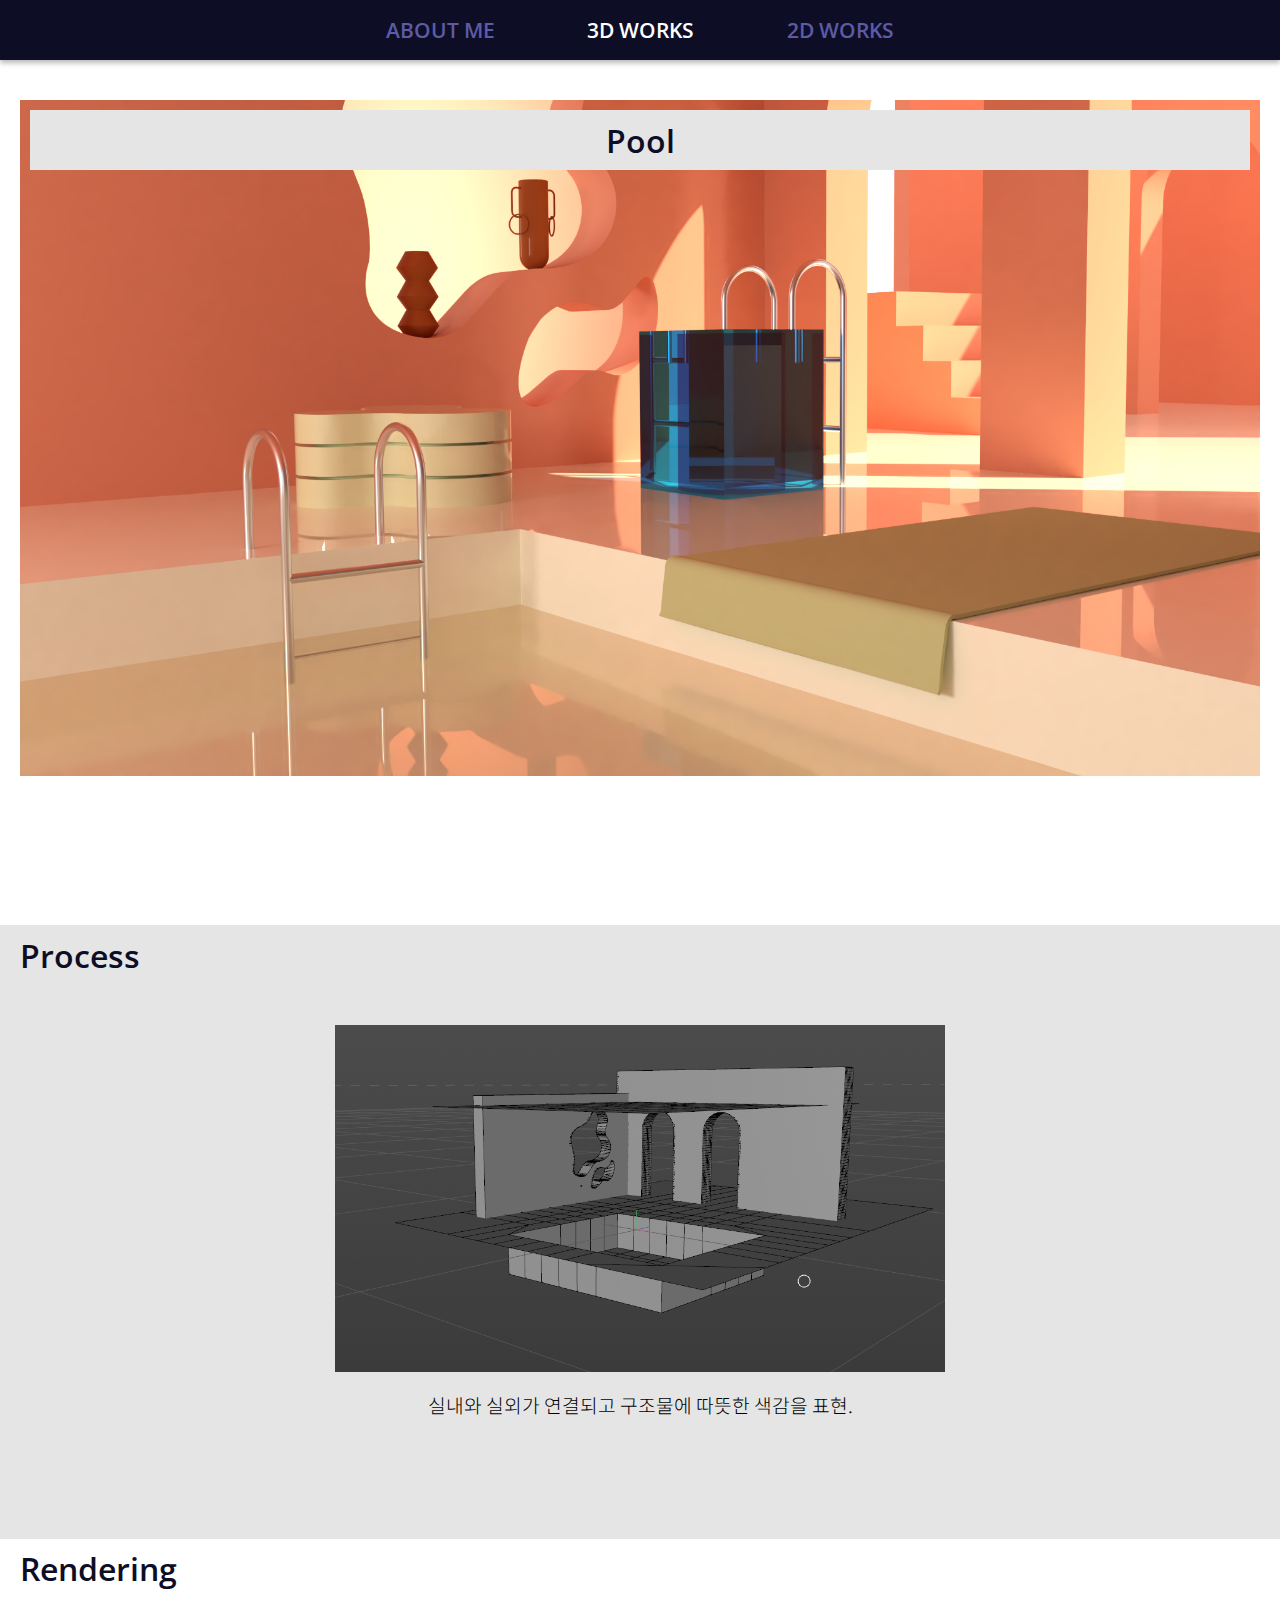
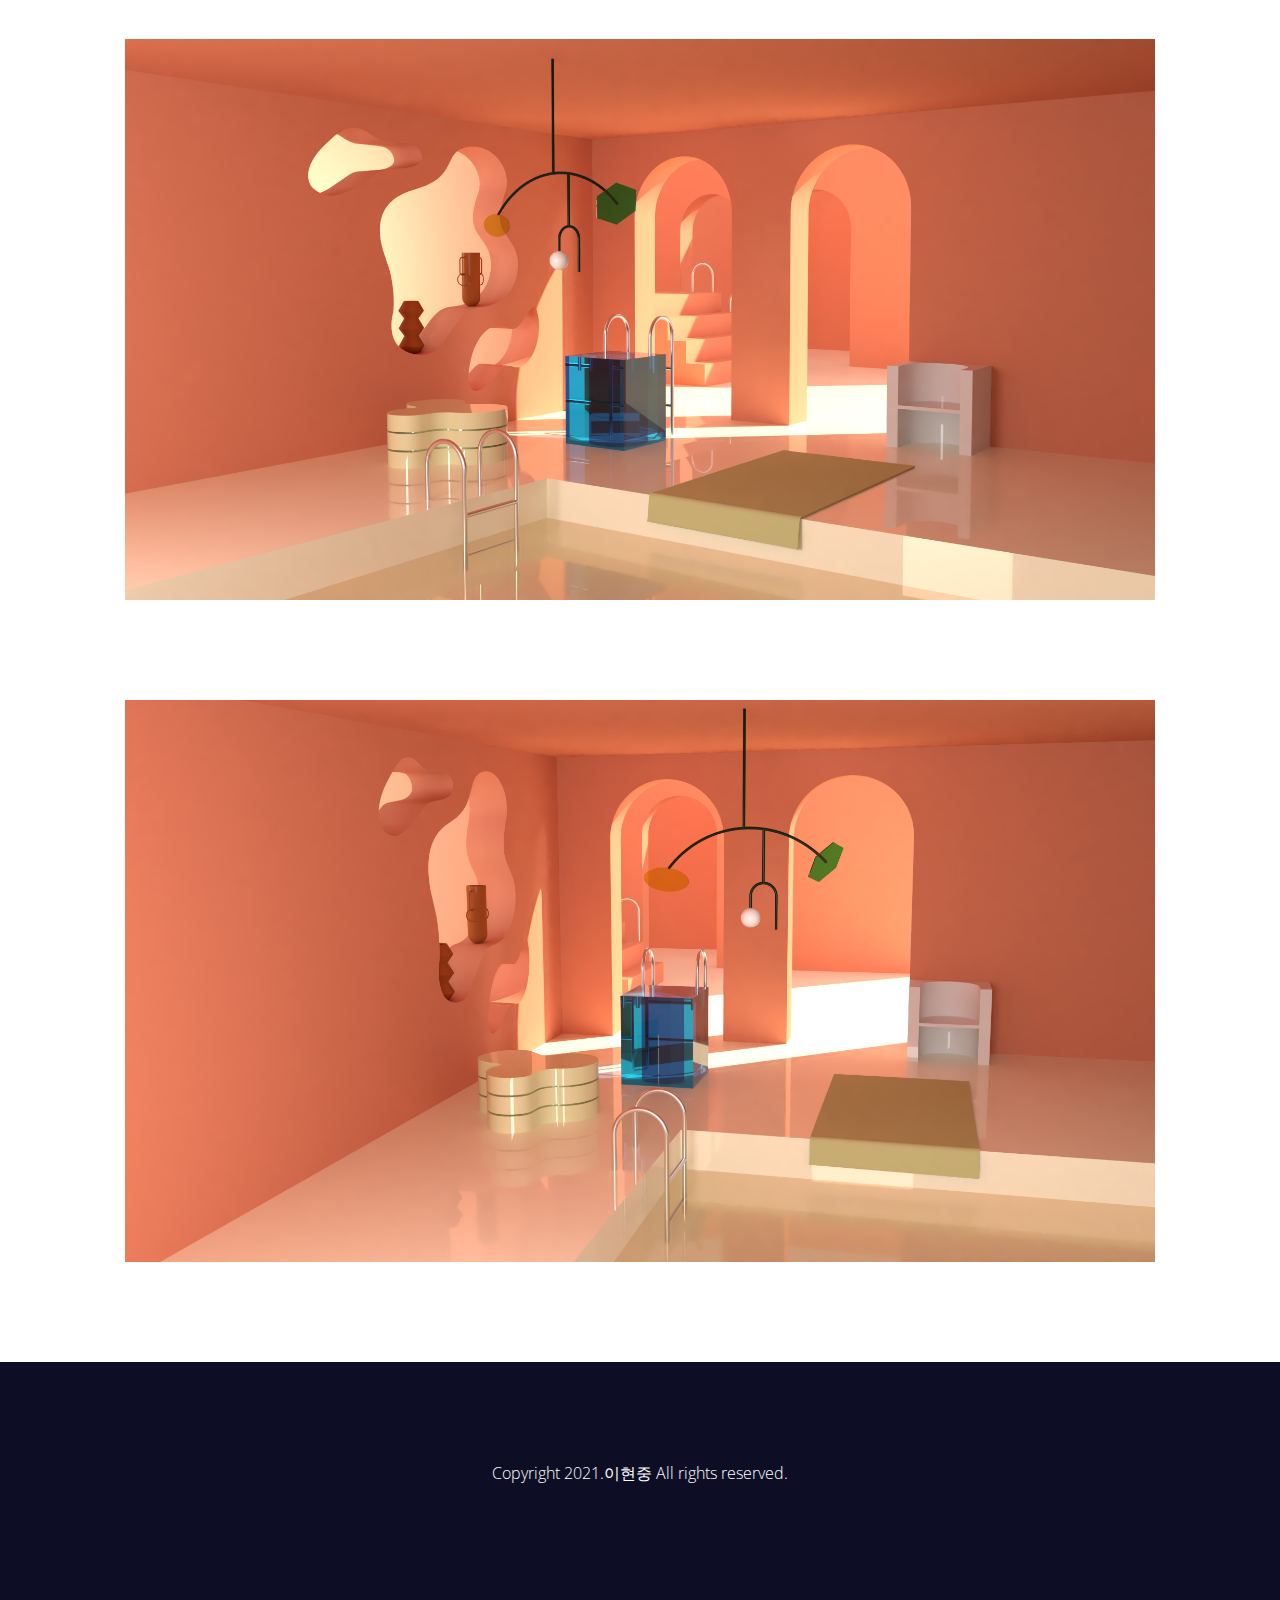
<file: pool.html>
<!DOCTYPE html>
<html lang="en">

<head>
    <meta charset="UTF-8">
    <meta name="viewport" content="width=device-width, initial-scale=1.0">
    <title>Pool</title>
    <link rel="stylesheet" href="pool.css">
</head>

<body>
    <header>
        <nav id="menuBar">
            <ul>
                <li id="menu01"><a href="index.html">ABOUT ME</a></li>
                <li id="menu02"><a href="3Dlist.html">3D WORKS</a></li>
                <li id="menu03"><a href="2Dlist.html">2D WORKS</a></li>
            </ul>
        </nav>
    </header>

    <div id="contents">
        <div id="title">Pool</div>
        <div id="content01">
            <img src="img/poolmain.png" style="width: 100%;">

        </div>
        <div id="content02">
            <div id="content02-1">
                <div id="category01">Process</div>
                <div id="process01" style="margin-top: 100px; display: flex; flex-direction: column;">
                    <img src="img/poolprocess.png" style="width: 610px">
                    <p
                        style="text-align:center;width: 610px; font-family: 'Noto Sans KR', sans-serif; font-size: 1.2rem;font-weight: 300;">
                        실내와 실외가 연결되고 구조물에 따뜻한 색감을 표현.</p>
                </div>

            </div>
        </div>
        <div id="content03">
            <div id="content03-1">
                <div id="category01">Rendering</div>
                <div id="process01" style="margin-top: 100px; display: flex; flex-direction: column;">
                    <img src="img/poolrender.png" style="width: 1030px">

                </div>
                <div id="process01" style="margin-top: 100px; display: flex; flex-direction: column;">
                    <img src="img/poolrender2.png" style="width: 1030px">

                </div>
            </div>
        </div>

        <footer>Copyright 2021.이현중 All rights reserved.</footer>
</body>

</html>
</file>
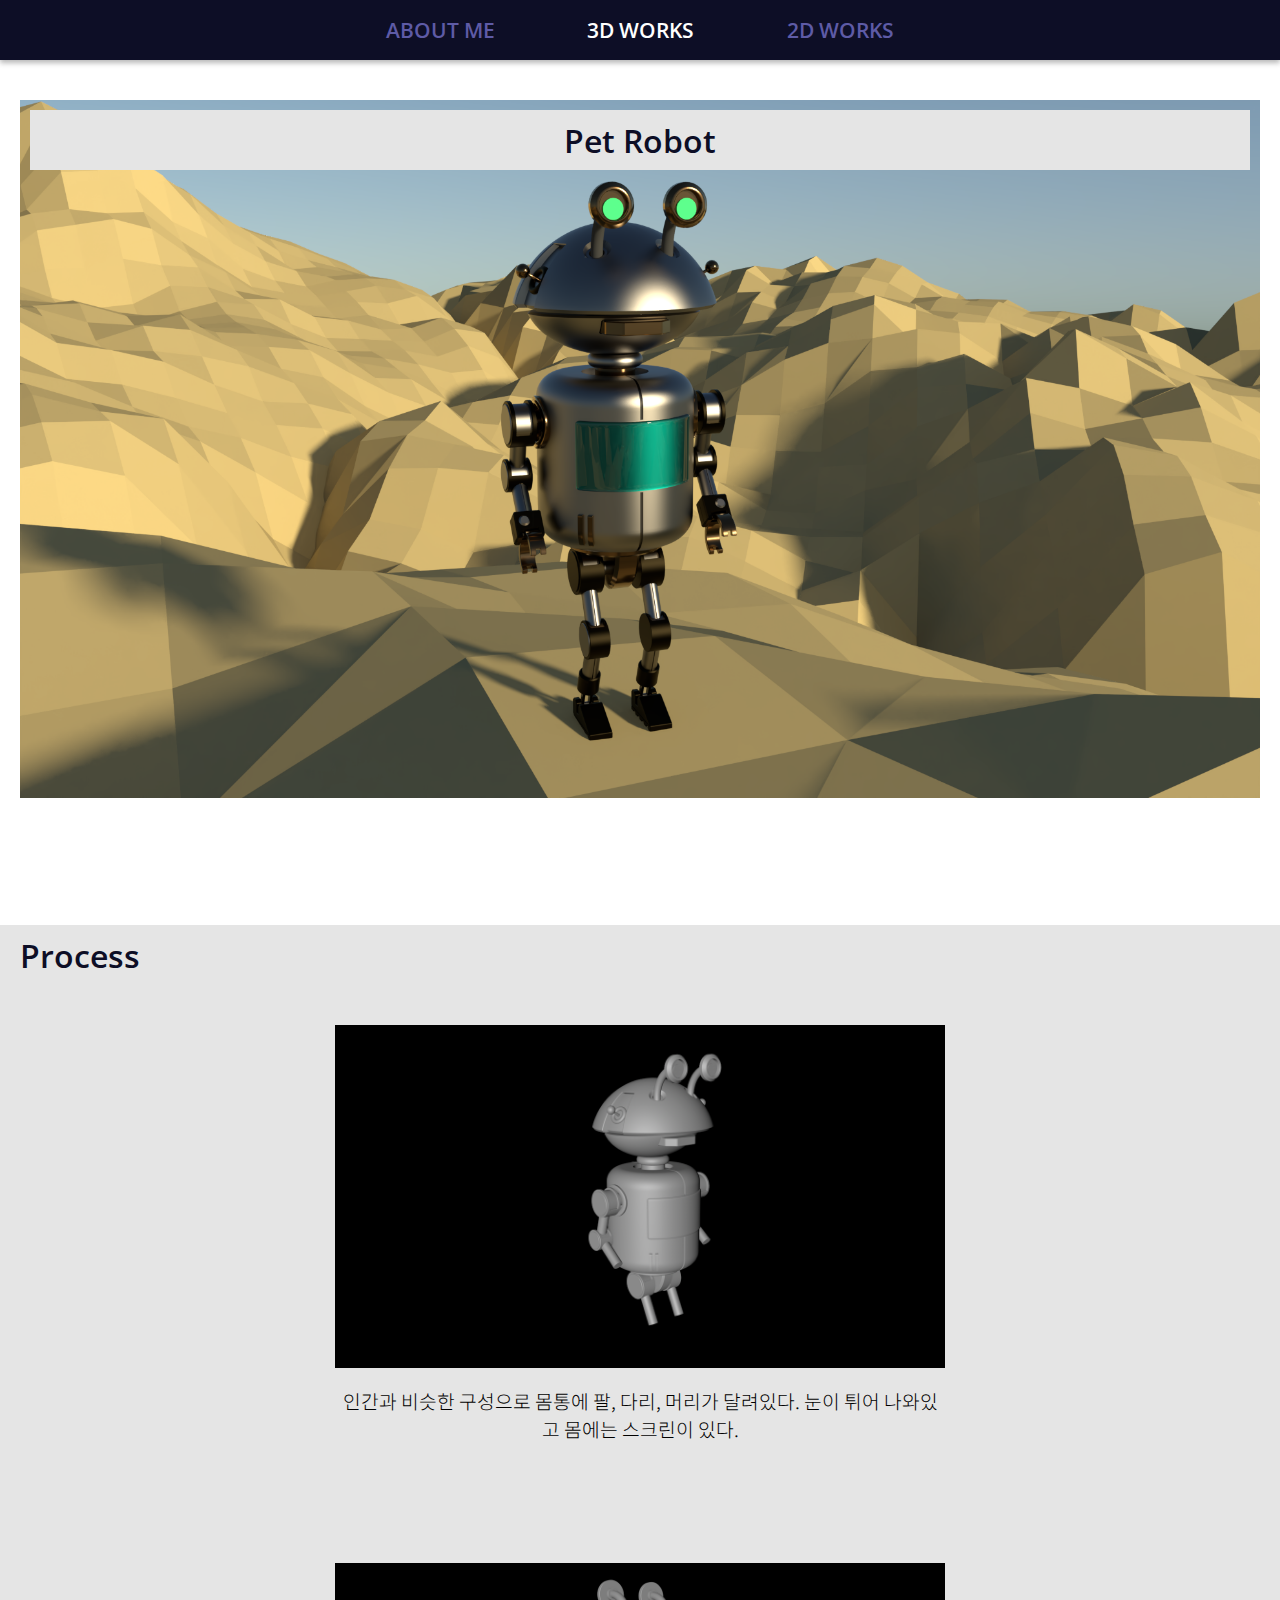
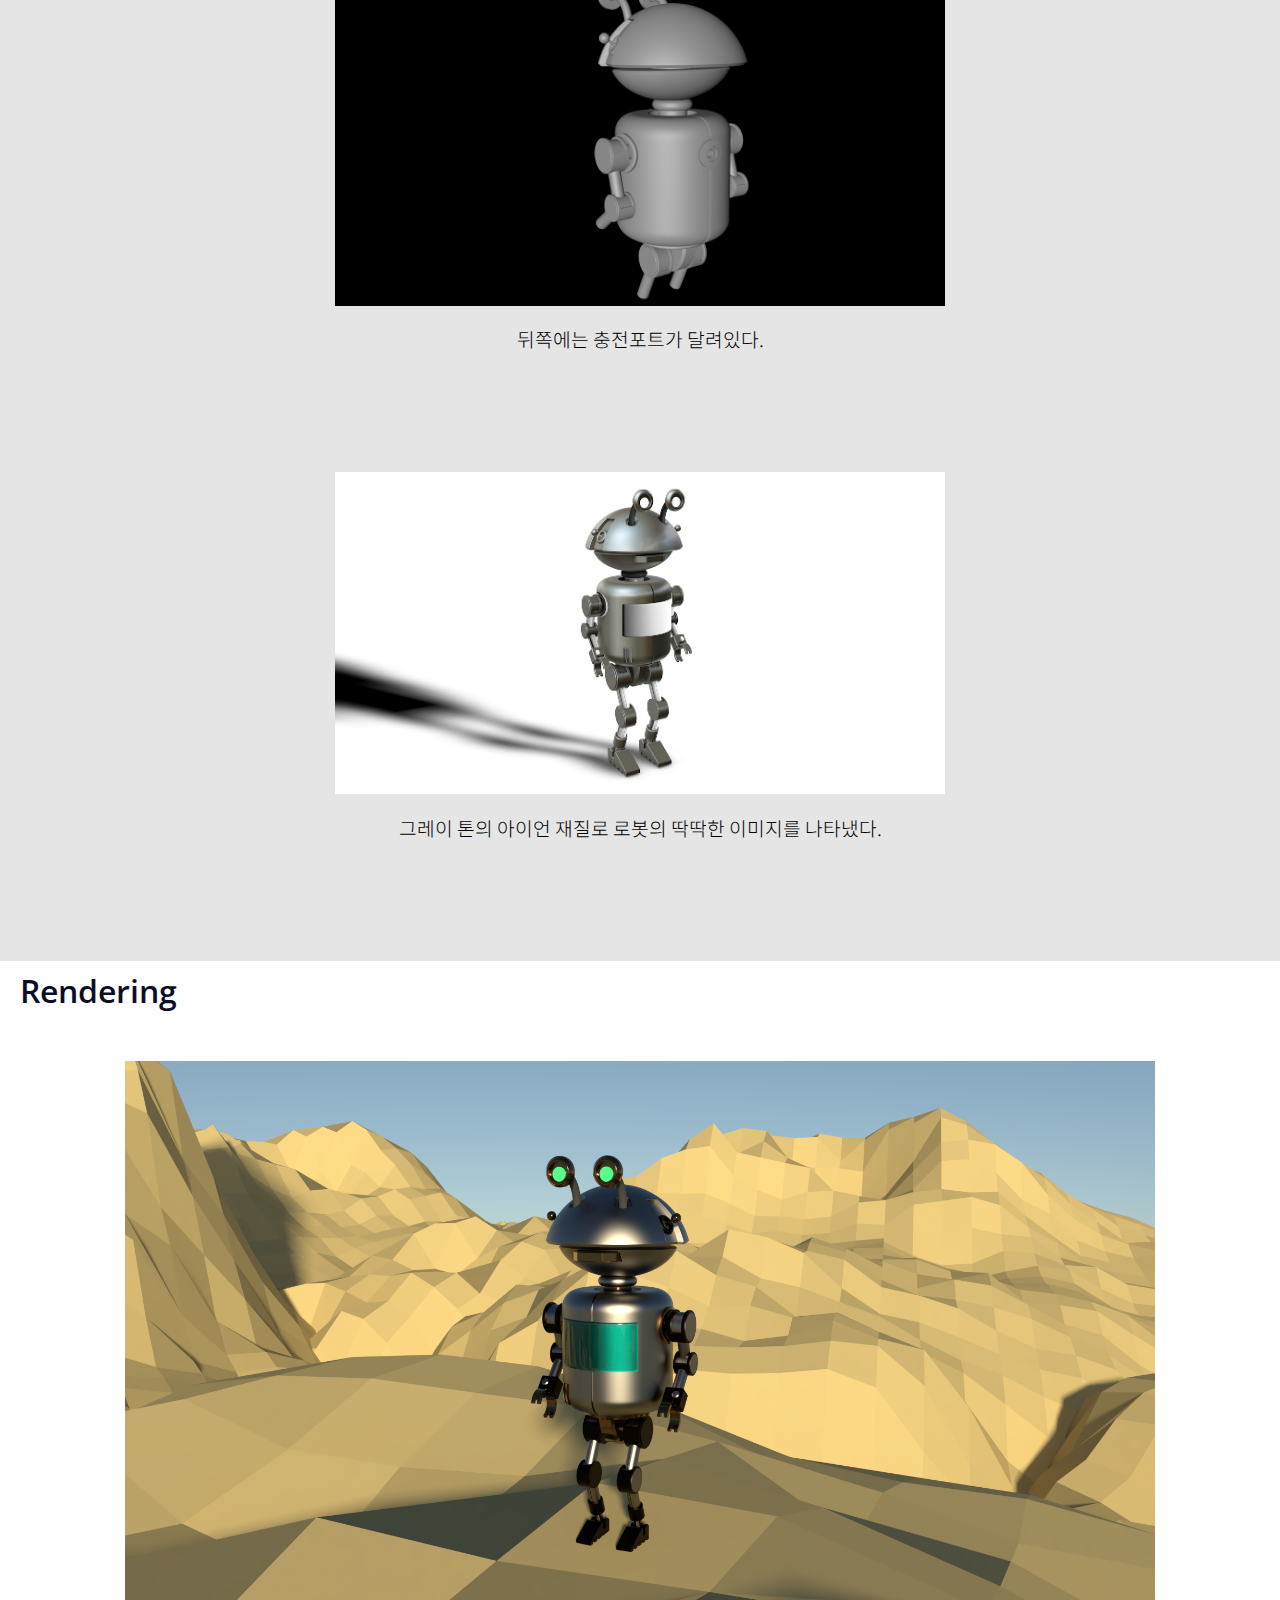
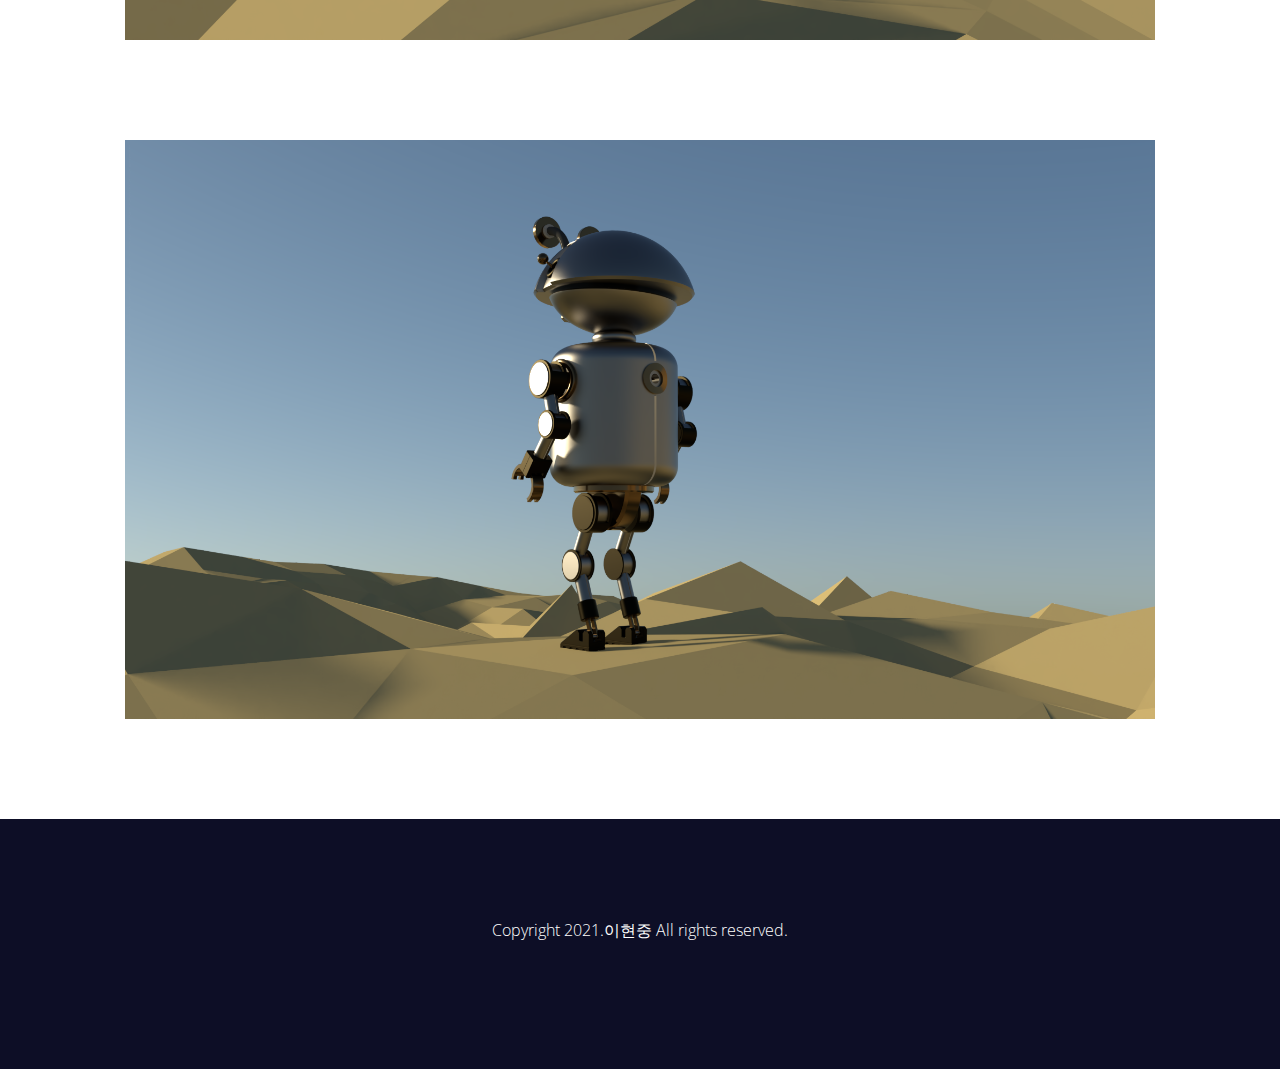
<file: robot.html>
<!DOCTYPE html>
<html lang="en">

<head>
    <meta charset="UTF-8">
    <meta name="viewport" content="width=device-width, initial-scale=1.0">
    <title>Pet Robot</title>
    <link rel="stylesheet" href="robot.css">
</head>

<body>
    <header>
        <nav id="menuBar">
            <ul>
                <li id="menu01"><a href="index.html">ABOUT ME</a></li>
                <li id="menu02"><a href="3Dlist.html">3D WORKS</a></li>
                <li id="menu03"><a href="2Dlist.html">2D WORKS</a></li>
            </ul>
        </nav>
    </header>

    <div id="contents">
        <div id="title">Pet Robot</div>
        <div id="content01">
            <img src="img/robotmain.png" style="width: 100%;">

        </div>
        <div id="content02">
            <div id="content02-1">
                <div id="category01">Process</div>
                <div id="process01" style="margin-top: 100px; display: flex; flex-direction: column;">
                    <img src="img/robotprocess.png" style="width: 610px">
                    <p
                        style="text-align:center;width: 610px; font-family: 'Noto Sans KR', sans-serif; font-size: 1.2rem;font-weight: 300;">
                        인간과 비슷한 구성으로 몸통에 팔, 다리, 머리가 달려있다. 눈이 튀어 나와있고 몸에는 스크린이 있다.</p>
                </div>
                <div id="process01" style="margin-top: 100px; display: flex; flex-direction: column;">
                    <img src="img/robotprocess2.png" style="width: 610px">
                    <p
                        style="text-align:center;width: 610px; font-family: 'Noto Sans KR', sans-serif; font-size: 1.2rem;font-weight: 300;">
                        뒤쪽에는 충전포트가 달려있다.</p>
                </div>
                <div id="process01" style="margin-top: 100px; display: flex; flex-direction: column;">
                    <img src="img/robotprocess3.jpg" style="width: 610px">
                    <p
                        style="text-align:center;width: 610px; font-family: 'Noto Sans KR', sans-serif; font-size: 1.2rem;font-weight: 300;">
                        그레이 톤의 아이언 재질로 로봇의 딱딱한 이미지를 나타냈다.</p>
                </div>
            </div>
        </div>
        <div id="content03">
            <div id="content03-1">
                <div id="category01">Rendering</div>
                <div id="process01" style="margin-top: 100px; display: flex; flex-direction: column;">
                    <img src="img/robotrender1.png" style="width: 1030px">

                </div>
                <div id="process01" style="margin-top: 100px; display: flex; flex-direction: column;">
                    <img src="img/robotrender2.png" style="width: 1030px">

                </div>
            </div>
        </div>

        <footer>Copyright 2021.이현중 All rights reserved.</footer>
</body>

</html>
</file>
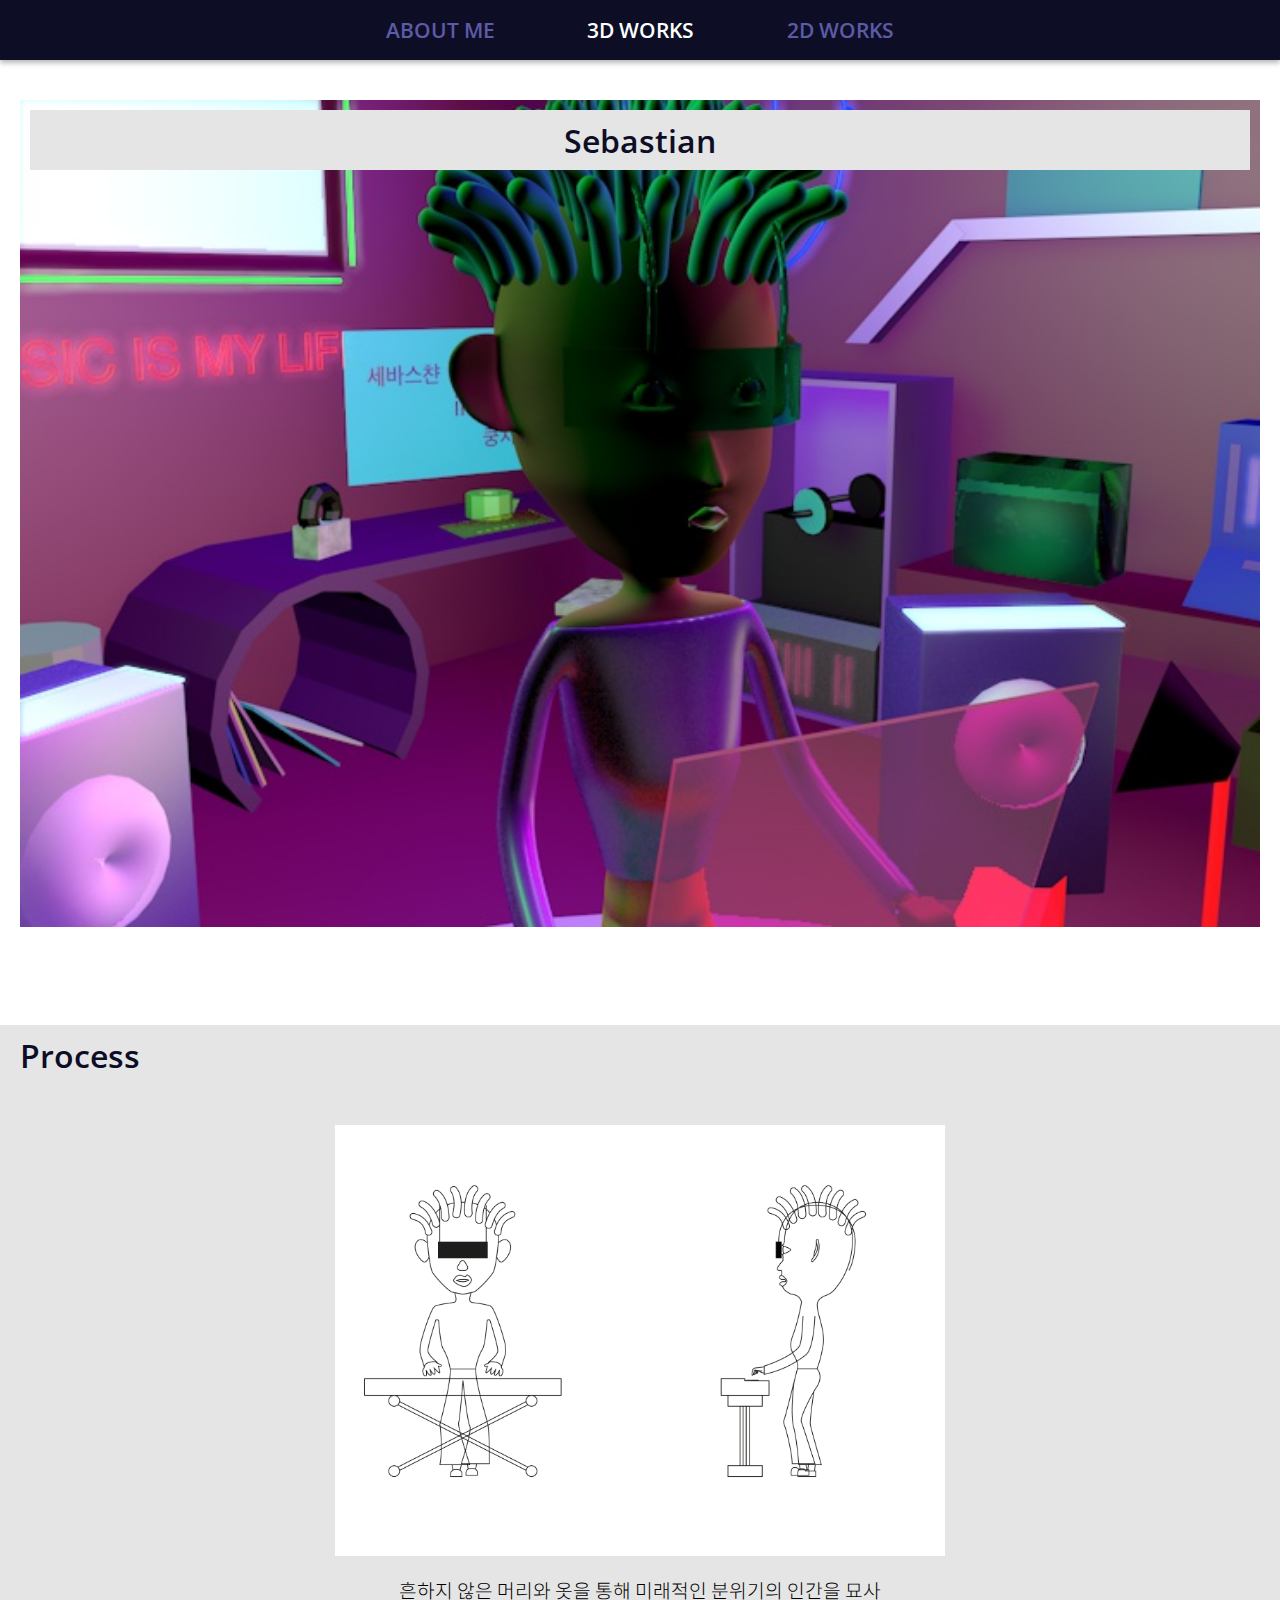
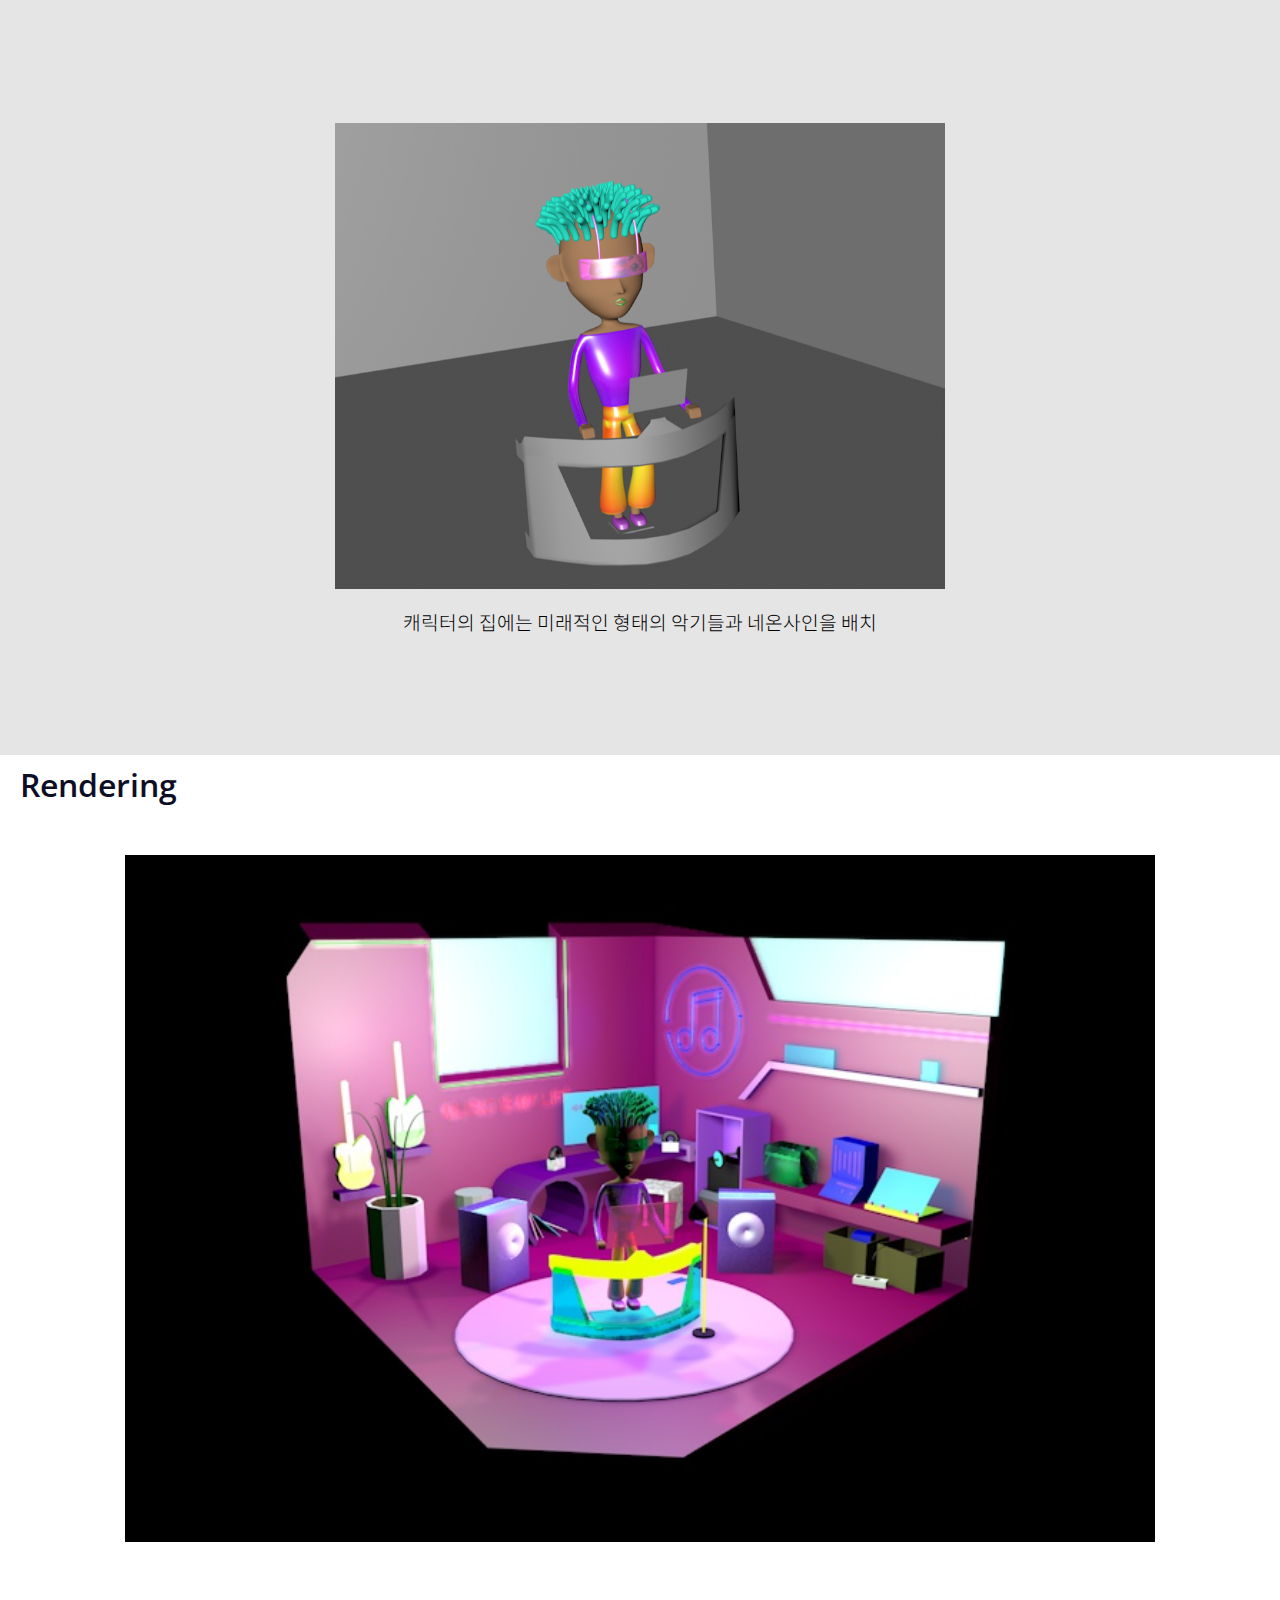
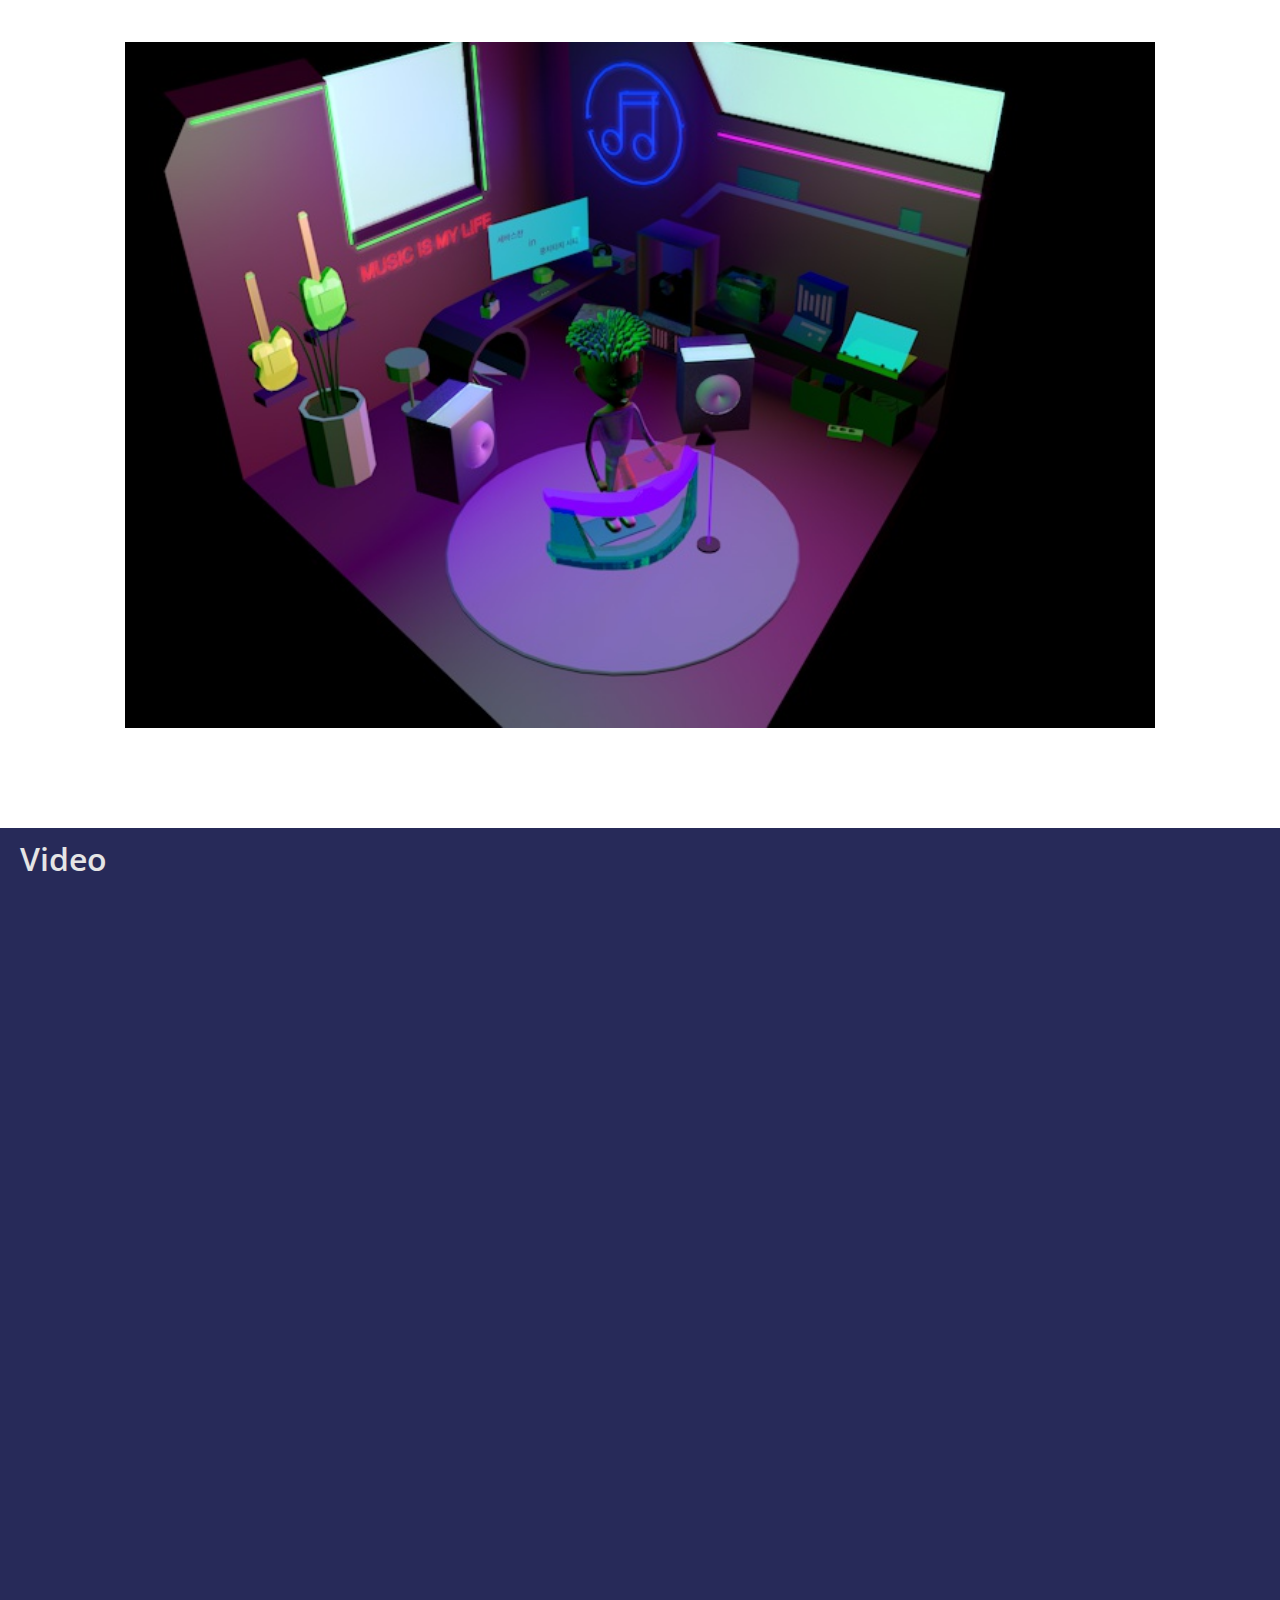
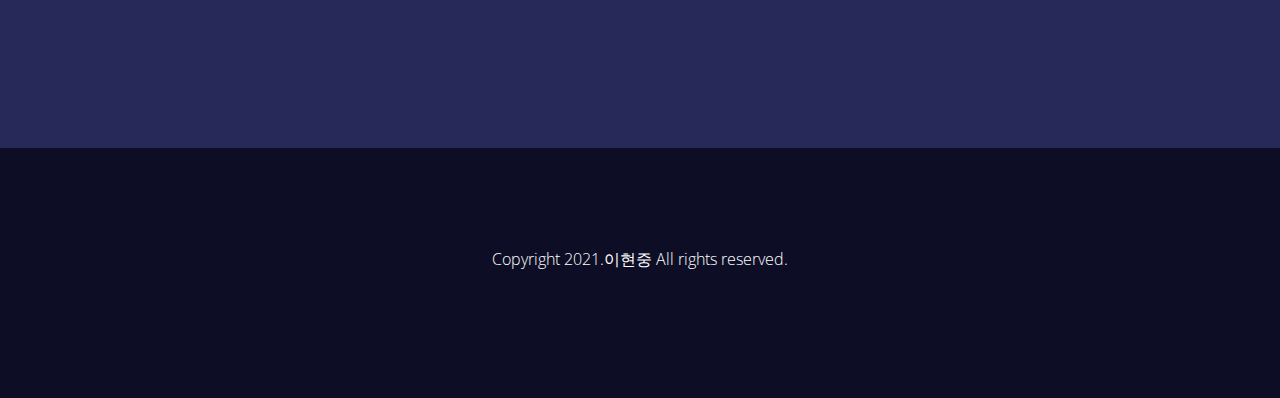
<file: sebastian.html>
<!DOCTYPE html>
<html lang="en">

<head>
    <meta charset="UTF-8">
    <meta name="viewport" content="width=device-width, initial-scale=1.0">
    <title>Sebastian</title>
    <link rel="stylesheet" href="sebastian.css">
</head>

<body>
    <header>
        <nav id="menuBar">
            <ul>
                <li id="menu01"><a href="index.html">ABOUT ME</a></li>
                <li id="menu02"><a href="3Dlist.html">3D WORKS</a></li>
                <li id="menu03"><a href="2Dlist.html">2D WORKS</a></li>
            </ul>
        </nav>
    </header>

    <div id="contents">
        <div id="title">Sebastian</div>
        <div id="content01">
            <img src="img/sebamain.jpg" style="width: 100%;">

        </div>
        <div id="content02">
            <div id="content02-1">
                <div id="category01">Process</div>
                <div id="process01" style="margin-top: 100px; display: flex; flex-direction: column;">
                    <img src="img/sebaprocess1.png" style="width: 610px">
                    <p
                        style="text-align:center;width: 610px; font-family: 'Noto Sans KR', sans-serif; font-size: 1.2rem;font-weight: 300;">
                        흔하지 않은 머리와 옷을 통해 미래적인 분위기의 인간을 묘사</p>
                </div>
                <div id="process01" style="margin-top: 100px; display: flex; flex-direction: column;">
                    <img src="img/sebaprocess2.png" style="width: 610px">
                    <p
                        style="text-align:center;width: 610px; font-family: 'Noto Sans KR', sans-serif; font-size: 1.2rem;font-weight: 300;">
                        캐릭터의 집에는 미래적인 형태의 악기들과 네온사인을 배치</p>
                </div>

            </div>
        </div>
        <div id="content03">
            <div id="content03-1">
                <div id="category01">Rendering</div>
                <div id="process01" style="margin-top: 100px; display: flex; flex-direction: column;">
                    <img src="img/sebarender1.jpg" style="width: 1030px">

                </div>
                <div id="process01" style="margin-top: 100px; display: flex; flex-direction: column;">
                    <img src="img/sebarender2.jpg" style="width: 1030px">

                </div>
            </div>
        </div>
        <div id="content04">
            <div id="content02-1">
                <div id="category02">Video</div>
                <div id="process01"
                    style="margin-top: 100px; display: flex; flex-direction: column;padding-bottom: 100px;">
                    <iframe width="1030" height="720" src="https://www.youtube.com/embed/CJEaWPxulkg"
                        title="YouTube video player" frameborder="0"
                        allow="accelerometer; autoplay; clipboard-write; encrypted-media; gyroscope; picture-in-picture"
                        allowfullscreen></iframe>
                </div>

            </div>
        </div>
        <footer>Copyright 2021.이현중 All rights reserved.</footer>
</body>

</html>
</file>
<file: style.css>
@import url('https://fonts.googleapis.com/css2?family=Noto+Sans+KR:wght@100;300;400;500;700&family=Open+Sans:wght@300;400;600;700&display=swap');
body{
    margin: 0px;
}

header{
    position: fixed;
    background-color: #0d0e26;
    width: 100%;
    height: 60px;
    display: flex;
    justify-content: center;
    box-shadow: 0px 3px 5px rgba(20, 20, 20, 0.3);
    z-index: 1;
}

#menuBar{
    background-color: #0d0e26;
    display: flex;
    width: 600px;
    height: 60px;
    font-family: 'Open Sans', sans-serif;
    font-weight: 600;
    font-size: 1.3rem;
    color: #5e5ba6;
    
}

a[href]{
    color: #5e5ba6;
    text-decoration: none;
    transition: color 0.5s;
}

a:hover{
    color: white;
    transition: color 0.5s;
}

ul{
    display: flex;
    width: 600px;
    justify-content: space-around;
    padding: 0px;
}

ul li{
    display: inline-flex;
    align-items: center;
    transition: color 0.5s;
}

#menu01{
    color: white;
}

ul li:hover{
    color: white;
    transition: color 0.5s;
}

#contents{
    width: 100%;
    display: flex;
    align-items: center;
    flex-direction: column;
    
}

#content01{
    width: 100%;
    height: 100vh;
    background-color: #5e5ba6;
    display: flex;
    justify-content: center;
}

#content01-1{
    width: 1240px;
    height: 100vh;
    background-color: #5e5ba6;
    display: flex;
}

#rocket{
    top: 550px;
    width: 500px;
    position: absolute;
}

#moon{
    width: 550px;
    height: 550px;
    border-radius: 550px;
    background-color: #e5e5e5;
    position: relative;
    top: 180px;
    left: 690px;
    display: flex;
    justify-content:center;
    align-items: center;
    flex-direction: column;
    font-size: 2.5rem;
    font-family: 'Noto Sans KR', sans-serif;
}

#star01{
    padding: 0px;
    width: 200px;
    height: 200px;
    top: 200px;
    left: 40px;
    position: relative;
}
#star02{
    padding: 0px;
    width: 200px;
    height: 200px;
    top: 760px;
    left: 400px;
    position: relative;
}

#welcome{
    width: 100%;
    height: 100%;
    position: absolute;
    display: flex;
    justify-content: center;
    right: 0px;
}


#content02{
    width: 1260px;
    height: 900px;
    display: inline-flex;
}

#row{
    width: 1260px;
    height: 100px;
    display: flex;
    margin: 0px;
    padding: 0px 0px;
    top:700px;
    position: relative;
    
}

.col-2{width: 190px; margin: 0px 10px;}
.col-1{width: 85px; margin: 0px 10px;}
.col-3{width: 295px; margin: 0px 10px;}
.col-4{width: 400px; margin: 0px 10px;}
.col-5{width: 505px; margin: 0px 10px;}
.col-6{width: 610px; margin: 0px 10px;}
.col-7{width: 715px; margin: 0px 10px;}
.col-8{width: 820px; margin: 0px 10px;}
.col-9{width: 925px; margin: 0px 10px;}
.col-10{width: 1030px; margin: 0px 10px;}
.col-11{width: 1135px; margin: 0px 10px;}
.col-12{width: 1240px; margin: 0px 10px;}

#row1{
    width: 1260px;
    height: 450px;
    display: flex;
    
    margin: 0px;
    padding: 0px 0px;
    top:1200px;
    position: absolute;
    align-items: center;
}

#profileinfo{
    display: flex;
    flex-direction: column;
    height: 100%;
    justify-content: center;
    font-family: 'Noto Sans KR', sans-serif;
    font-weight: 700;
}

#profileinfo2{
    display: flex;
    flex-direction: column;
    height: 100%;
    justify-content: center;
    font-family: 'Noto Sans KR', sans-serif;
    font-weight: 300;
}

#row2{
    width: 1260px;
    height: 80px;
    display: flex;
    margin: 0px;
    padding: 0px 0px;
    top:0px;
    position: relative;
    justify-content: center;
    
}

#content03{
    width: 1260px;
    height: 1300px;
    background-color: #5e5ba6;
    display: flex;
    flex-direction: column;
}

#imtitle{
    display: flex;
    height: 100%;
    align-items: center;
    justify-content: center;
}

#row3{
    width: 1260px;
    height: 295px;
    display: flex;
    margin: 0px;
    padding: 0px 0px;
    top:70px;
    position: relative;
    justify-content: center;
   
}

#satellite01{
    width: 255px;
    height: 255px;
    padding: 20px;
    border-radius: 275px;
    background-color: #e5e5e5;
    display: flex;
    flex-direction: column;
    align-items: center;
}

#row4{
    width: 1260px;
    height: 320px;
    display: flex;
    margin: 0px;
    padding: 0px 0px;
    top:70px;
    position: relative;
    justify-content: center;
   
    display: flex;
}

#mainPlanet{
    width: 360px;
    height: 280px;
    padding: 20px;
    display: flex;
    position: relative;
    flex-direction: column;
    justify-content: center;
    align-items: center;
}

#content04{
    width: 1260px;
    height: 1190px;
    background-color: #e5e5e5;
    display: flex;
    flex-direction: column;
}


#row5{
    width: 1260px;
    height: 80px;
    display: flex;
    margin: 0px;
    padding: 0px 0px;
    top:0px;
    position: relative;
    justify-content: center;
}

#myhobby{
    display: flex;
    height: 100%;
    align-items: center;
    justify-content: center;
}

#row6{
    width: 1260px;
    height: 905px;
    display: flex;
    margin: 0px;
    padding: 0px 0px;
    top:100px;
    position: relative;
    
}

#hobbyBox{
    width: 820px;
    height: 905px;
    
    display: flex;
    flex-direction: column;
    justify-content: space-between;
}

.box{
    width: 780px;
    height: 247px;
    background-color: #5e5ba6;
    border-radius: 10px;
    padding: 20px;
    display: flex;
    justify-content: space-between;

}

footer{
    width: 100%;
    height: 150px;
    background-color:#0d0e26;
    display: flex;
    justify-content: center;
    padding-top: 100px;
    color: white;
    font-family: 'Open Sans', sans-serif;
    font-weight: 200;
}
</file>
<file: 2Dlist.css>
@import url('https://fonts.googleapis.com/css2?family=Noto+Sans+KR:wght@100;300;400;500;700&family=Open+Sans:wght@300;400;600;700&display=swap');

body{
    margin: 0px;
}

header{
    position: fixed;
    background-color: #0d0e26;
    width: 100%;
    height: 60px;
    display: flex;
    justify-content: center;
    box-shadow: 0px 3px 5px rgba(20, 20, 20, 0.3);
    z-index: 1;
}
footer{
    width: 100%;
    height: 150px;
    background-color:#0d0e26;
    display: flex;
    justify-content: center;
    padding-top: 100px;
    color: white;
    font-family: 'Open Sans', sans-serif;
    font-weight: 200;
}

#menuBar{
    background-color: #0d0e26;
    display: flex;
    width: 600px;
    height: 60px;
    font-family: 'Open Sans', sans-serif;
    font-weight: 600;
    font-size: 1.3rem;
    color: #5e5ba6;
    
}

a[href]{
    color: #5e5ba6;
    text-decoration: none;
    transition: color 0.5s;
}

a:hover{
    color: white;
    transition: color 0.5s;
}

ul{
    display: flex;
    width: 600px;
    justify-content: space-around;
    padding: 0px;
}

ul li{
    display: inline-flex;
    align-items: center;
    transition: color 0.5s;
}

#menu03{
    color: white;
}

ul li:hover{
    color: white;
    transition: color 0.5s;
}

#contents{
    width: 100%;
    height: 100vh;
    background-color: #5e5ba6;
    display: flex;
    justify-content: space-between;
    align-items: center;
    flex-direction: column;
}

#listbox{
    margin-top: 150px;
    width: 1260px;
    height: 490px;
    background-color: #5e5ba6;
    display: flex;
    justify-content: space-between;
    align-items: center;
    flex-direction: column;
}

.col-2{width: 190px; margin: 0px 10px;}
.col-1{width: 85px; margin: 0px 10px;}
.col-3{width: 295px; margin: 0px 10px;}
.col-4{width: 400px; margin: 0px 10px;}
.col-5{width: 505px; margin: 0px 10px;}
.col-6{width: 610px; margin: 0px 10px;}
.col-7{width: 715px; margin: 0px 10px;}
.col-8{width: 820px; margin: 0px 10px;}
.col-9{width: 925px; margin: 0px 10px;}
.col-10{width: 1030px; margin: 0px 10px;}
.col-11{width: 1135px; margin: 0px 10px;}
.col-12{width: 1240px; margin: 0px 10px;}

#row1{
    width: 1260px;
    height: 80px;
    display: flex;
    margin: 0px;
    padding: 0px 0px;
    top:0px;
    position: relative;
    justify-content: center;

}

#title{
    display: flex;
    height: 100%;
    align-items: center;
    justify-content: center;
}

#row2{
    width: 1260px;
    height: 335px;
    display: flex;
    margin: 0px;
    padding: 0px 0px;

    position: relative;
    justify-content: center;
 
}

#click{
    width: 200px;
    height: 200px;
    background: #e5e5e5;
    position: absolute;
    top: 15%;
    left: 17%;
    display: flex;
    justify-content: center;
    align-items: center;
    opacity: 0;
    transition: opacity 0.5s;
    
}

#click:hover{
    opacity: 0.7;
    transition: opacity 0.5s;
}

#click2{
    width: 200px;
    height: 200px;
    background: #e5e5e5;
    position: absolute;
    top: 15%;
    left: 42%;
    display: flex;
    justify-content: center;
    align-items: center;
    opacity: 0;
    transition: opacity 0.5s;
}

#click2:hover{
    opacity: 0.7;
    transition: opacity 0.5s;
}

#click3{
    width: 200px;
    height: 200px;
    background: #e5e5e5;
    position: absolute;
    top: 15%;
    left: 67%;
    display: flex;
    justify-content: center;
    align-items: center;
    opacity: 0;
    transition: opacity 0.5s;
}

#click3:hover{
    opacity: 0.7;
    transition: opacity 0.5s;
}
</file>
<file: 3Dlist.css>
@import url('https://fonts.googleapis.com/css2?family=Noto+Sans+KR:wght@100;300;400;500;700&family=Open+Sans:wght@300;400;600;700&display=swap');

body{
    margin: 0px;
}

header{
    position: fixed;
    background-color: #0d0e26;
    width: 100%;
    height: 60px;
    display: flex;
    justify-content: center;
    box-shadow: 0px 3px 5px rgba(20, 20, 20, 0.3);
    z-index: 1;
}
footer{
    width: 100%;
    height: 150px;
    background-color:#0d0e26;
    display: flex;
    justify-content: center;
    padding-top: 100px;
    color: white;
    font-family: 'Open Sans', sans-serif;
    font-weight: 200;
}

#menuBar{
    background-color: #0d0e26;
    display: flex;
    width: 600px;
    height: 60px;
    font-family: 'Open Sans', sans-serif;
    font-weight: 600;
    font-size: 1.3rem;
    color: #5e5ba6;
    
}

a[href]{
    color: #5e5ba6;
    text-decoration: none;
    transition: color 0.5s;
}

a:hover{
    color: white;
    transition: color 0.5s;
}

ul{
    display: flex;
    width: 600px;
    justify-content: space-around;
    padding: 0px;
}

ul li{
    display: inline-flex;
    align-items: center;
    transition: color 0.5s;
}

#menu02{
    color: white;
}

ul li:hover{
    color: white;
    transition: color 0.5s;
}

#contents{
    width: 100%;
    height: 100vh;
    background-color: #5e5ba6;
    display: flex;
    justify-content: space-between;
    align-items: center;
    flex-direction: column;
}

#listbox{
    margin-top: 150px;
    width: 1260px;
    height: 490px;
    background-color: #5e5ba6;
    display: flex;
    justify-content: space-between;
    align-items: center;
    flex-direction: column;
}

.col-2{width: 190px; margin: 0px 10px;}
.col-1{width: 85px; margin: 0px 10px;}
.col-3{width: 295px; margin: 0px 10px;}
.col-4{width: 400px; margin: 0px 10px;}
.col-5{width: 505px; margin: 0px 10px;}
.col-6{width: 610px; margin: 0px 10px;}
.col-7{width: 715px; margin: 0px 10px;}
.col-8{width: 820px; margin: 0px 10px;}
.col-9{width: 925px; margin: 0px 10px;}
.col-10{width: 1030px; margin: 0px 10px;}
.col-11{width: 1135px; margin: 0px 10px;}
.col-12{width: 1240px; margin: 0px 10px;}

#row1{
    width: 1260px;
    height: 80px;
    display: flex;
    margin: 0px;
    padding: 0px 0px;
    top:0px;
    position: relative;
    justify-content: center;

}

#title{
    display: flex;
    height: 100%;
    align-items: center;
    justify-content: center;
}

#row2{
    width: 1260px;
    height: 335px;
    display: flex;
    margin: 0px;
    padding: 0px 0px;

    position: relative;
    justify-content: center;
 
}



#click{
    width: 200px;
    height: 200px;
    background: #e5e5e5;
    position: absolute;
    top: 15%;
    left: 4.5%;
    display: flex;
    justify-content: center;
    align-items: center;
    opacity: 0;
    transition: opacity 0.5s;
    
}

#click:hover{
    opacity: 0.7;
    transition: opacity 0.5s;
}

#click2{
    width: 200px;
    height: 200px;
    background: #e5e5e5;
    position: absolute;
    top: 15%;
    left: 29.5%;
    display: flex;
    justify-content: center;
    align-items: center;
    opacity: 0;
    transition: opacity 0.5s;
}

#click2:hover{
    opacity: 0.7;
    transition: opacity 0.5s;
}

#click3{
    width: 200px;
    height: 200px;
    background: #e5e5e5;
    position: absolute;
    top: 15%;
    left: 54.5%;
    display: flex;
    justify-content: center;
    align-items: center;
    opacity: 0;
    transition: opacity 0.5s;
}

#click3:hover{
    opacity: 0.7;
    transition: opacity 0.5s;
}

#click4{
    width: 200px;
    height: 200px;
    background: #e5e5e5;
    position: absolute;
    top: 15%;
    left: 79.5%;
    display: flex;
    justify-content: center;
    align-items: center;
    opacity: 0;
    transition: opacity 0.5s;
}

#click4:hover{
    opacity: 0.7;
    transition: opacity 0.5s;
}
</file>
<file: book.css>
@import url('https://fonts.googleapis.com/css2?family=Noto+Sans+KR:wght@100;300;400;500;700&family=Open+Sans:wght@300;400;600;700&display=swap');

body{
    margin: 0px;
}

header{
    position: fixed;
    background-color: #0d0e26;
    width: 100%;
    height: 60px;
    display: flex;
    justify-content: center;
    box-shadow: 0px 3px 5px rgba(20, 20, 20, 0.3);
    z-index: 2;
}
footer{
    width: 100%;
    height: 150px;
    background-color:#0d0e26;
    display: flex;
    justify-content: center;
    padding-top: 100px;
    color: white;
    font-family: 'Open Sans', sans-serif;
    font-weight: 200;
}

#menuBar{
    background-color: #0d0e26;
    display: flex;
    width: 600px;
    height: 60px;
    font-family: 'Open Sans', sans-serif;
    font-weight: 600;
    font-size: 1.3rem;
    color: #5e5ba6;
    
}

a[href]{
    color: #5e5ba6;
    text-decoration: none;
    transition: color 0.5s;
}

a[href="2Dlist.html"]{
    color: white;
    text-decoration: none;
    transition: color 0.5s;
}

a:hover{
    color: white;
    transition: color 0.5s;
}

ul{
    display: flex;
    width: 600px;
    justify-content: space-around;
    padding: 0px;
}

ul li{
    display: inline-flex;
    align-items: center;
    transition: color 0.5s;
}

#menu03{
    color: white;
}

ul li:hover{
    color: white;
    transition: color 0.5s;
}

#contents{
    width: 100%;
    display: flex;
    flex-direction: column;
    align-items: center;
}

#content01{
    width: 1240px;
    height: 825px;
    
    top: 100px;
    position: relative;
    padding-bottom: 100px;
    display: flex;
    justify-content: center;
}

#title{
    width: 720px;
    height: 60px;
    background-color: #e5e5e5;
    position: absolute;
    top: 110px;
    z-index: 1;
    display: flex;
    justify-content: center;
    align-items: center;
    font-family: 'Open Sans', sans-serif;
    font-size: 2rem;
    font-weight: 600;
    color: #0d0e26;
}

#content02{
    width: 100%;
   
    background-color: #e5e5e5;
    top: 100px;
    position: relative;
    display: flex;
    justify-content: center;
    padding-bottom: 100px;
}

#content02-1{
    width: 1260px;
    
    
    top: 0px;
    position: relative;
    display: flex;
    align-items: center;
    flex-direction: column;
}

#category01{
    width: 1240px;
    height: 60px;
    
    position: absolute;
    top: 0px;
    left: 10px;
    z-index: 1;
    display: flex;
    justify-content: flex-start;
    align-items: center;
    font-family: 'Open Sans', sans-serif;
    font-size: 2rem;
    font-weight: 600;
    color: #0d0e26;
}

#content03{
    width: 100%;
   
   
    top: 100px;
    position: relative;
    display: flex;
    justify-content: center;
    padding-bottom: 100px;
    background-color: #e5e5e5;
}

#content03-1{
    width: 1260px;
    
    
    top: 0px;
    position: relative;
    display: flex;
    align-items: center;
    flex-direction: column;
    padding-bottom: 100px;
    background-color: #e5e5e5;
}

#content04{
    width: 100%;
   
    background-color: #272a59;
    top: 100px;
    position: relative;
    display: flex;
    justify-content: center;
    padding-bottom: 100px;
}

footer{
    width: 100%;
    height: 150px;
    background-color:#0d0e26;
    display: flex;
    justify-content: center;
    padding-top: 100px;
    color: white;
    font-family: 'Open Sans', sans-serif;
    font-weight: 200;
    position: relative;
}

#category02{
    width: 1240px;
    height: 60px;
    
    position: absolute;
    top: 0px;
    left: 10px;
    z-index: 1;
    display: flex;
    justify-content: flex-start;
    align-items: center;
    font-family: 'Open Sans', sans-serif;
    font-size: 2rem;
    font-weight: 600;
    color: #e5e5e5;
}
</file>
<file: modernhouse.css>
@import url('https://fonts.googleapis.com/css2?family=Noto+Sans+KR:wght@100;300;400;500;700&family=Open+Sans:wght@300;400;600;700&display=swap');

body{
    margin: 0px;
}

header{
    position: fixed;
    background-color: #0d0e26;
    width: 100%;
    height: 60px;
    display: flex;
    justify-content: center;
    box-shadow: 0px 3px 5px rgba(20, 20, 20, 0.3);
    z-index: 2;
}
footer{
    width: 100%;
    height: 150px;
    background-color:#0d0e26;
    display: flex;
    justify-content: center;
    padding-top: 100px;
    color: white;
    font-family: 'Open Sans', sans-serif;
    font-weight: 200;
}

#menuBar{
    background-color: #0d0e26;
    display: flex;
    width: 600px;
    height: 60px;
    font-family: 'Open Sans', sans-serif;
    font-weight: 600;
    font-size: 1.3rem;
    color: #5e5ba6;
    
}

a[href]{
    color: #5e5ba6;
    text-decoration: none;
    transition: color 0.5s;
}

a[href="3Dlist.html"]{
    color: white;
    text-decoration: none;
    transition: color 0.5s;
}

a:hover{
    color: white;
    transition: color 0.5s;
}

ul{
    display: flex;
    width: 600px;
    justify-content: space-around;
    padding: 0px;
}

ul li{
    display: inline-flex;
    align-items: center;
    transition: color 0.5s;
}

#menu02{
    color: white;
}

ul li:hover{
    color: white;
    transition: color 0.5s;
}

#contents{
    width: 100%;
    display: flex;
    flex-direction: column;
    align-items: center;
}

#content01{
    width: 1240px;
    height: 825px;
    
    top: 100px;
    position: relative;
}

#title{
    width: 1220px;
    height: 60px;
    background-color: #e5e5e5;
    position: absolute;
    top: 110px;
    z-index: 1;
    display: flex;
    justify-content: center;
    align-items: center;
    font-family: 'Open Sans', sans-serif;
    font-size: 2rem;
    font-weight: 600;
    color: #0d0e26;
}

#content02{
    width: 100%;
   
    background-color: #e5e5e5;
    top: 100px;
    position: relative;
    display: flex;
    justify-content: center;
    padding-bottom: 100px;
}

#content02-1{
    width: 1260px;
    
    
    top: 0px;
    position: relative;
    display: flex;
    align-items: center;
    flex-direction: column;
}

#category01{
    width: 1240px;
    height: 60px;
    
    position: absolute;
    top: 0px;
    left: 10px;
    z-index: 1;
    display: flex;
    justify-content: flex-start;
    align-items: center;
    font-family: 'Open Sans', sans-serif;
    font-size: 2rem;
    font-weight: 600;
    color: #0d0e26;
}

#content03{
    width: 100%;
   
   
    top: 100px;
    position: relative;
    display: flex;
    justify-content: center;
    padding-bottom: 100px;
}

#content03-1{
    width: 1260px;
    
    
    top: 0px;
    position: relative;
    display: flex;
    align-items: center;
    flex-direction: column;
}

#content04{
    width: 100%;
   
    background-color: #272a59;
    top: 100px;
    position: relative;
    display: flex;
    justify-content: center;
    padding-bottom: 100px;
}

footer{
    width: 100%;
    height: 150px;
    background-color:#0d0e26;
    display: flex;
    justify-content: center;
    padding-top: 100px;
    color: white;
    font-family: 'Open Sans', sans-serif;
    font-weight: 200;
    position: relative;
}

#category02{
    width: 1240px;
    height: 60px;
    
    position: absolute;
    top: 0px;
    left: 10px;
    z-index: 1;
    display: flex;
    justify-content: flex-start;
    align-items: center;
    font-family: 'Open Sans', sans-serif;
    font-size: 2rem;
    font-weight: 600;
    color: #e5e5e5;
}
</file>
<file: pool.css>
@import url('https://fonts.googleapis.com/css2?family=Noto+Sans+KR:wght@100;300;400;500;700&family=Open+Sans:wght@300;400;600;700&display=swap');

body{
    margin: 0px;
}

header{
    position: fixed;
    background-color: #0d0e26;
    width: 100%;
    height: 60px;
    display: flex;
    justify-content: center;
    box-shadow: 0px 3px 5px rgba(20, 20, 20, 0.3);
    z-index: 2;
}
footer{
    width: 100%;
    height: 150px;
    background-color:#0d0e26;
    display: flex;
    justify-content: center;
    padding-top: 100px;
    color: white;
    font-family: 'Open Sans', sans-serif;
    font-weight: 200;
}

#menuBar{
    background-color: #0d0e26;
    display: flex;
    width: 600px;
    height: 60px;
    font-family: 'Open Sans', sans-serif;
    font-weight: 600;
    font-size: 1.3rem;
    color: #5e5ba6;
    
}

a[href]{
    color: #5e5ba6;
    text-decoration: none;
    transition: color 0.5s;
}

a[href="3Dlist.html"]{
    color: white;
    text-decoration: none;
    transition: color 0.5s;
}

a:hover{
    color: white;
    transition: color 0.5s;
}

ul{
    display: flex;
    width: 600px;
    justify-content: space-around;
    padding: 0px;
}

ul li{
    display: inline-flex;
    align-items: center;
    transition: color 0.5s;
}

#menu02{
    color: white;
}

ul li:hover{
    color: white;
    transition: color 0.5s;
}

#contents{
    width: 100%;
    display: flex;
    flex-direction: column;
    align-items: center;
}

#content01{
    width: 1240px;
    height: 825px;
    
    top: 100px;
    position: relative;
}

#title{
    width: 1220px;
    height: 60px;
    background-color: #e5e5e5;
    position: absolute;
    top: 110px;
    z-index: 1;
    display: flex;
    justify-content: center;
    align-items: center;
    font-family: 'Open Sans', sans-serif;
    font-size: 2rem;
    font-weight: 600;
    color: #0d0e26;
}

#content02{
    width: 100%;
   
    background-color: #e5e5e5;
    top: 100px;
    position: relative;
    display: flex;
    justify-content: center;
    padding-bottom: 100px;
}

#content02-1{
    width: 1260px;
    
    
    top: 0px;
    position: relative;
    display: flex;
    align-items: center;
    flex-direction: column;
}

#category01{
    width: 1240px;
    height: 60px;
    
    position: absolute;
    top: 0px;
    left: 10px;
    z-index: 1;
    display: flex;
    justify-content: flex-start;
    align-items: center;
    font-family: 'Open Sans', sans-serif;
    font-size: 2rem;
    font-weight: 600;
    color: #0d0e26;
}

#content03{
    width: 100%;
   
   
    top: 100px;
    position: relative;
    display: flex;
    justify-content: center;
    padding-bottom: 100px;
}

#content03-1{
    width: 1260px;
    
    
    top: 0px;
    position: relative;
    display: flex;
    align-items: center;
    flex-direction: column;
    padding-bottom: 100px;
}

#content04{
    width: 100%;
   
    background-color: #272a59;
    top: 100px;
    position: relative;
    display: flex;
    justify-content: center;
    padding-bottom: 100px;
}

footer{
    width: 100%;
    height: 150px;
    background-color:#0d0e26;
    display: flex;
    justify-content: center;
    padding-top: 100px;
    color: white;
    font-family: 'Open Sans', sans-serif;
    font-weight: 200;
    position: relative;
}

#category02{
    width: 1240px;
    height: 60px;
    
    position: absolute;
    top: 0px;
    left: 10px;
    z-index: 1;
    display: flex;
    justify-content: flex-start;
    align-items: center;
    font-family: 'Open Sans', sans-serif;
    font-size: 2rem;
    font-weight: 600;
    color: #e5e5e5;
}
</file>
<file: robot.css>
@import url('https://fonts.googleapis.com/css2?family=Noto+Sans+KR:wght@100;300;400;500;700&family=Open+Sans:wght@300;400;600;700&display=swap');

body{
    margin: 0px;
}

header{
    position: fixed;
    background-color: #0d0e26;
    width: 100%;
    height: 60px;
    display: flex;
    justify-content: center;
    box-shadow: 0px 3px 5px rgba(20, 20, 20, 0.3);
    z-index: 2;
}
footer{
    width: 100%;
    height: 150px;
    background-color:#0d0e26;
    display: flex;
    justify-content: center;
    padding-top: 100px;
    color: white;
    font-family: 'Open Sans', sans-serif;
    font-weight: 200;
}

#menuBar{
    background-color: #0d0e26;
    display: flex;
    width: 600px;
    height: 60px;
    font-family: 'Open Sans', sans-serif;
    font-weight: 600;
    font-size: 1.3rem;
    color: #5e5ba6;
    
}

a[href]{
    color: #5e5ba6;
    text-decoration: none;
    transition: color 0.5s;
}

a[href="3Dlist.html"]{
    color: white;
    text-decoration: none;
    transition: color 0.5s;
}

a:hover{
    color: white;
    transition: color 0.5s;
}

ul{
    display: flex;
    width: 600px;
    justify-content: space-around;
    padding: 0px;
}

ul li{
    display: inline-flex;
    align-items: center;
    transition: color 0.5s;
}

#menu02{
    color: white;
}

ul li:hover{
    color: white;
    transition: color 0.5s;
}

#contents{
    width: 100%;
    display: flex;
    flex-direction: column;
    align-items: center;
}

#content01{
    width: 1240px;
    height: 825px;
    
    top: 100px;
    position: relative;
}

#title{
    width: 1220px;
    height: 60px;
    background-color: #e5e5e5;
    position: absolute;
    top: 110px;
    z-index: 1;
    display: flex;
    justify-content: center;
    align-items: center;
    font-family: 'Open Sans', sans-serif;
    font-size: 2rem;
    font-weight: 600;
    color: #0d0e26;
}

#content02{
    width: 100%;
   
    background-color: #e5e5e5;
    top: 100px;
    position: relative;
    display: flex;
    justify-content: center;
    padding-bottom: 100px;
}

#content02-1{
    width: 1260px;
    
    
    top: 0px;
    position: relative;
    display: flex;
    align-items: center;
    flex-direction: column;
}

#category01{
    width: 1240px;
    height: 60px;
    
    position: absolute;
    top: 0px;
    left: 10px;
    z-index: 1;
    display: flex;
    justify-content: flex-start;
    align-items: center;
    font-family: 'Open Sans', sans-serif;
    font-size: 2rem;
    font-weight: 600;
    color: #0d0e26;
}

#content03{
    width: 100%;
   
   
    top: 100px;
    position: relative;
    display: flex;
    justify-content: center;
    padding-bottom: 100px;
}

#content03-1{
    width: 1260px;
    
    
    top: 0px;
    position: relative;
    display: flex;
    align-items: center;
    flex-direction: column;
    padding-bottom: 100px;
}

#content04{
    width: 100%;
   
    background-color: #272a59;
    top: 100px;
    position: relative;
    display: flex;
    justify-content: center;
    padding-bottom: 100px;
}

footer{
    width: 100%;
    height: 150px;
    background-color:#0d0e26;
    display: flex;
    justify-content: center;
    padding-top: 100px;
    color: white;
    font-family: 'Open Sans', sans-serif;
    font-weight: 200;
    position: relative;
}

#category02{
    width: 1240px;
    height: 60px;
    
    position: absolute;
    top: 0px;
    left: 10px;
    z-index: 1;
    display: flex;
    justify-content: flex-start;
    align-items: center;
    font-family: 'Open Sans', sans-serif;
    font-size: 2rem;
    font-weight: 600;
    color: #e5e5e5;
}
</file>
<file: sebastian.css>
@import url('https://fonts.googleapis.com/css2?family=Noto+Sans+KR:wght@100;300;400;500;700&family=Open+Sans:wght@300;400;600;700&display=swap');

body{
    margin: 0px;
}

header{
    position: fixed;
    background-color: #0d0e26;
    width: 100%;
    height: 60px;
    display: flex;
    justify-content: center;
    box-shadow: 0px 3px 5px rgba(20, 20, 20, 0.3);
    z-index: 2;
}
footer{
    width: 100%;
    height: 150px;
    background-color:#0d0e26;
    display: flex;
    justify-content: center;
    padding-top: 100px;
    color: white;
    font-family: 'Open Sans', sans-serif;
    font-weight: 200;
}

#menuBar{
    background-color: #0d0e26;
    display: flex;
    width: 600px;
    height: 60px;
    font-family: 'Open Sans', sans-serif;
    font-weight: 600;
    font-size: 1.3rem;
    color: #5e5ba6;
    
}

a[href]{
    color: #5e5ba6;
    text-decoration: none;
    transition: color 0.5s;
}

a[href="3Dlist.html"]{
    color: white;
    text-decoration: none;
    transition: color 0.5s;
}

a:hover{
    color: white;
    transition: color 0.5s;
}

ul{
    display: flex;
    width: 600px;
    justify-content: space-around;
    padding: 0px;
}

ul li{
    display: inline-flex;
    align-items: center;
    transition: color 0.5s;
}

#menu02{
    color: white;
}

ul li:hover{
    color: white;
    transition: color 0.5s;
}

#contents{
    width: 100%;
    display: flex;
    flex-direction: column;
    align-items: center;
}

#content01{
    width: 1240px;
    height: 825px;
    
    top: 100px;
    position: relative;
    padding-bottom: 100px;
}

#title{
    width: 1220px;
    height: 60px;
    background-color: #e5e5e5;
    position: absolute;
    top: 110px;
    z-index: 1;
    display: flex;
    justify-content: center;
    align-items: center;
    font-family: 'Open Sans', sans-serif;
    font-size: 2rem;
    font-weight: 600;
    color: #0d0e26;
}

#content02{
    width: 100%;
   
    background-color: #e5e5e5;
    top: 100px;
    position: relative;
    display: flex;
    justify-content: center;
    padding-bottom: 100px;
}

#content02-1{
    width: 1260px;
    
    
    top: 0px;
    position: relative;
    display: flex;
    align-items: center;
    flex-direction: column;
}

#category01{
    width: 1240px;
    height: 60px;
    
    position: absolute;
    top: 0px;
    left: 10px;
    z-index: 1;
    display: flex;
    justify-content: flex-start;
    align-items: center;
    font-family: 'Open Sans', sans-serif;
    font-size: 2rem;
    font-weight: 600;
    color: #0d0e26;
}

#content03{
    width: 100%;
   
   
    top: 100px;
    position: relative;
    display: flex;
    justify-content: center;
    padding-bottom: 100px;
}

#content03-1{
    width: 1260px;
    
    
    top: 0px;
    position: relative;
    display: flex;
    align-items: center;
    flex-direction: column;
}

#content04{
    width: 100%;
   
    background-color: #272a59;
    top: 100px;
    position: relative;
    display: flex;
    justify-content: center;
    padding-bottom: 100px;
}

footer{
    width: 100%;
    height: 150px;
    background-color:#0d0e26;
    display: flex;
    justify-content: center;
    padding-top: 100px;
    color: white;
    font-family: 'Open Sans', sans-serif;
    font-weight: 200;
    position: relative;
}

#category02{
    width: 1240px;
    height: 60px;
    
    position: absolute;
    top: 0px;
    left: 10px;
    z-index: 1;
    display: flex;
    justify-content: flex-start;
    align-items: center;
    font-family: 'Open Sans', sans-serif;
    font-size: 2rem;
    font-weight: 600;
    color: #e5e5e5;
}
</file>
